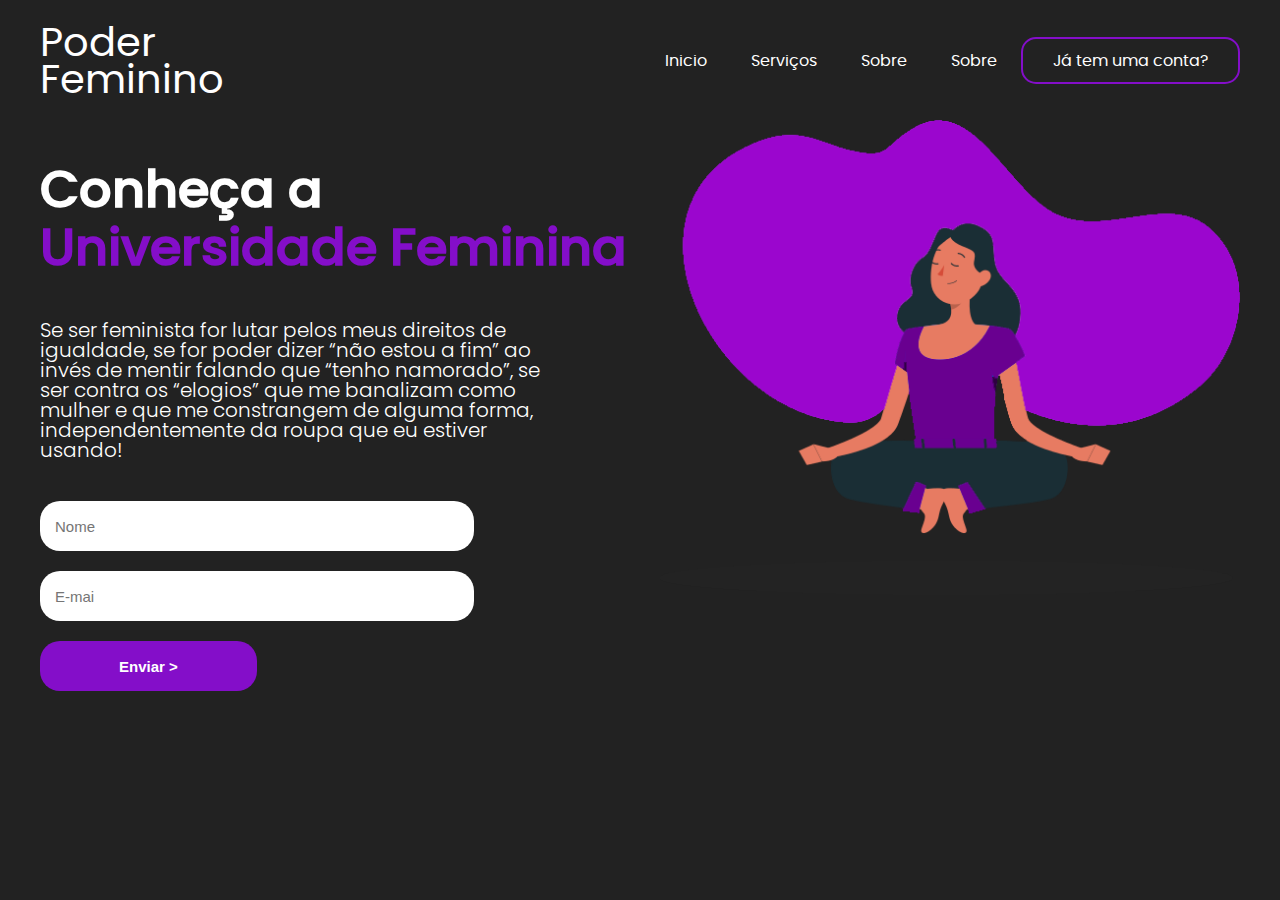
<file: common-landing-page/index.html>
<!DOCTYPE html>
<html lang="pt-br">
<head>
    <meta charset="UTF-8">
    <meta http-equiv="X-UA-Compatible" content="IE=edge">
    <meta name="viewport" content="width=device-width, initial-scale=1.0">
    <title>Landing Page</title>
    <link rel="stylesheet" href="fonts.css">
    <link rel="stylesheet" href="styles/style.css">
    <link rel="stylesheet" href="media.css">
</head>
<body>
    <header>
        <div id="tittle">
            
            <h1>Poder</h1>
            <h1>Feminino</h1>
        </div>


        <ul>
            <a href="#"><li>Inicio</li></a>
            <a href="#"><li>Serviços</li></a>
            <a href="#"><li>Sobre</li></a>
            <a href="#"><li>Sobre</li></a>
            <a href="#" id="inscreva-se-btn"><li>Já tem uma conta?</li></a>
        </ul>
    </header>

    <main>
        <aside>
            <h2>Conheça a <span>Universidade Feminina</span></h2>
            <p>Se ser feminista for lutar pelos meus direitos de igualdade, se for poder dizer “não estou a fim” ao invés de mentir falando que “tenho namorado”, se ser contra os “elogios” que me banalizam como mulher e que me constrangem de alguma forma, independentemente da roupa que eu estiver usando!</p>
            <form>
                <input type="text" placeholder="Nome">
                <input type="text" placeholder="E-mai">
                <input type="submit" value="Enviar >">
            </form>
        </aside>
        <article>
            <img src="images/77d0a7c454e658833800528e748edbe9.png" alt="mulher-roxa">
        </article>
    </main>
</body>
</html>
</file>
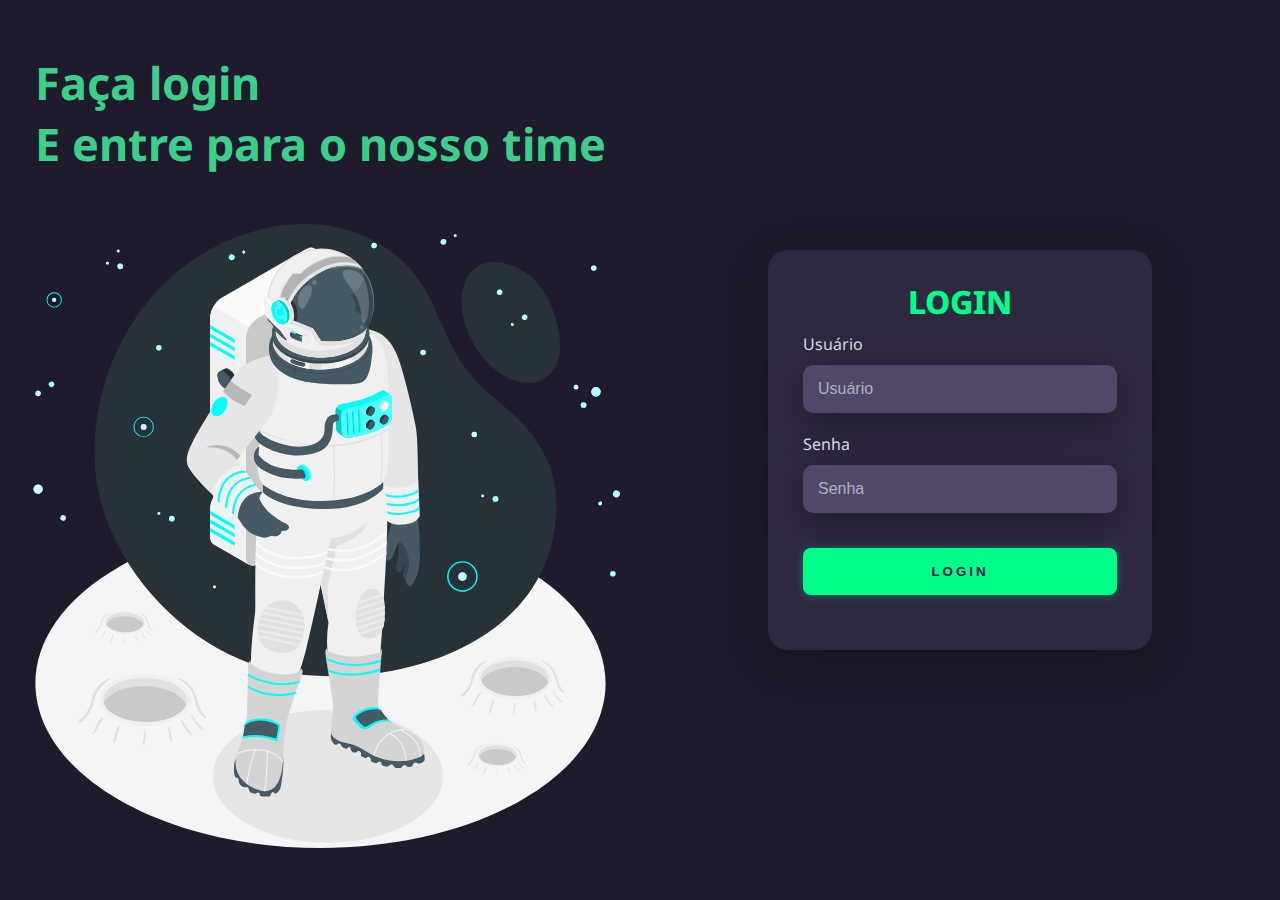
<file: login-html-css/index.html>
<!DOCTYPE html>
<html lang="en">
<head>
    <meta charset="UTF-8">
    <meta http-equiv="X-UA-Compatible" content="IE=edge">
    <meta name="viewport" content="width=device-width, initial-scale=1.0">
    <title>Login</title>
    <link rel="stylesheet" href="style.css">
</head>
<body>
    <div class="main-login">
        <div class="left-login">
            <h1>Faça login<br>E entre  para o nosso time</h1>
            <img src="astronaut-suit-animate.svg" class="left-login-image" alt="Astronauta">
        </div>    
        <div class="right-login">
            <div class="card-login">
                <h1>LOGIN</h1>
                <div class="textfield">
                    <label for="usuario">Usuário</label>
                    <input type="text" nome="usuario" placeholder="Usuário">
                </div>
                <div class="textfield">
                    <label for="senha">Senha</label>
                    <input type="password" nome="senha" placeholder="Senha">
                </div>
                <button class="btn-login">Login</button>
            </div>
        </div>
    </div>
</body>
</html>
</file>
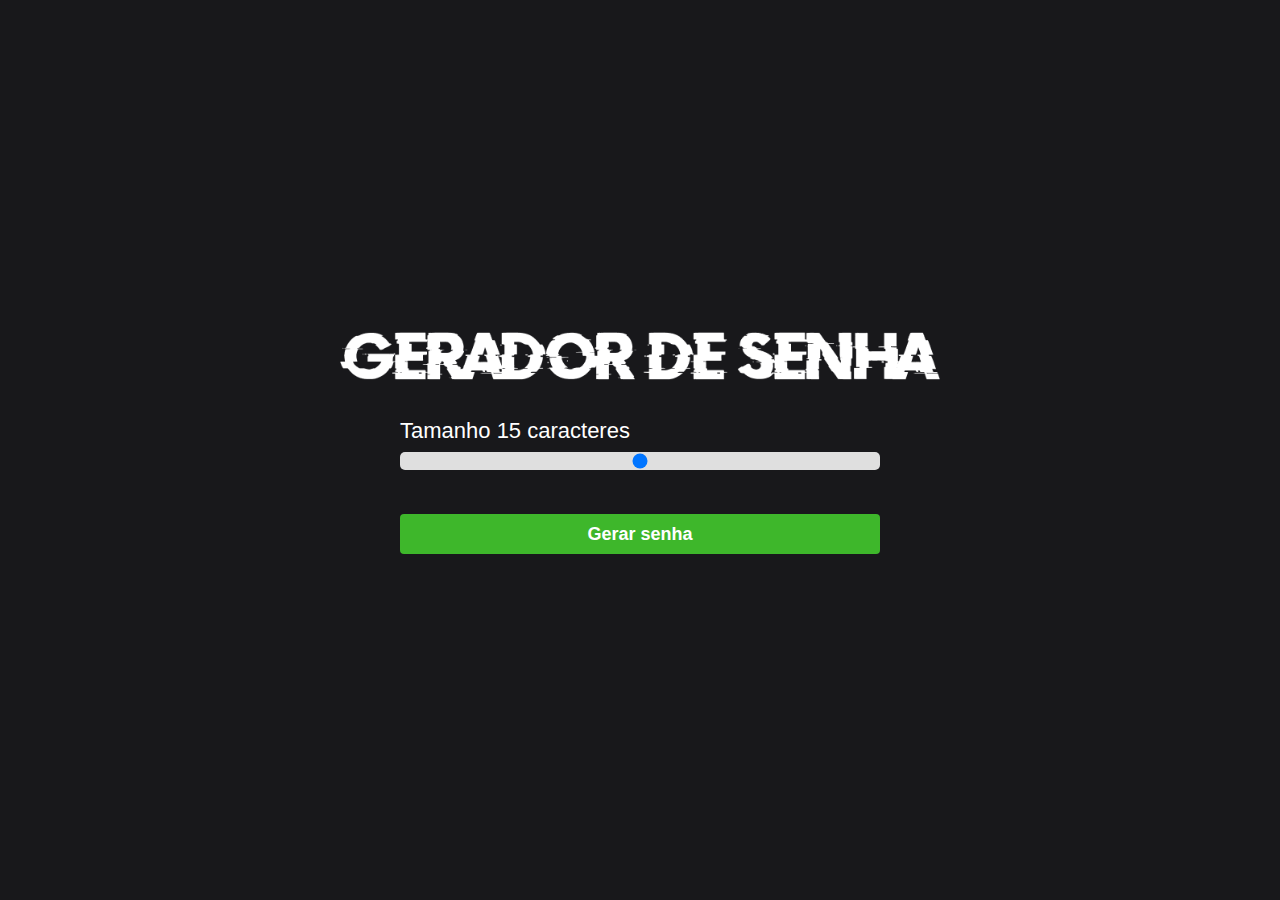
<file: password-generator/index.html>
<!DOCTYPE html>
<html lang="en">
<head>
    <meta charset="UTF-8">
    <meta http-equiv="X-UA-Compatible" content="IE=edge">
    <meta name="viewport" content="width=device-width, initial-scale=1.0">
    <meta name="keywords" content="Gerador de senhas, gerador password">
    <title>Gerador de senha</title>
    <link rel="stylesheet" href="style.css">
</head>
<body>
    
<img src="assets/logo.png" alt="Gerador de senha logo" class="logo">
<main class="container-input">
    <span>Tamanho <span id="valor"></span> caracteres</span>
    <input id="slider" class="slider" type="range" min="5" max="25" type="text">

    <button id="button" class="button-cta" onclick="generatePassword()">Gerar senha</button>
</main>

<div id="container-password" class="container-password hide">
    <span class="title">Sua senha gerada foi:</span>
    <span id="password" class="password"></span>
    <span class="tooltip">Clique na senha para copiar</span>
</div>
    <script src="script.js"></script>
</body>
</html>
</file>
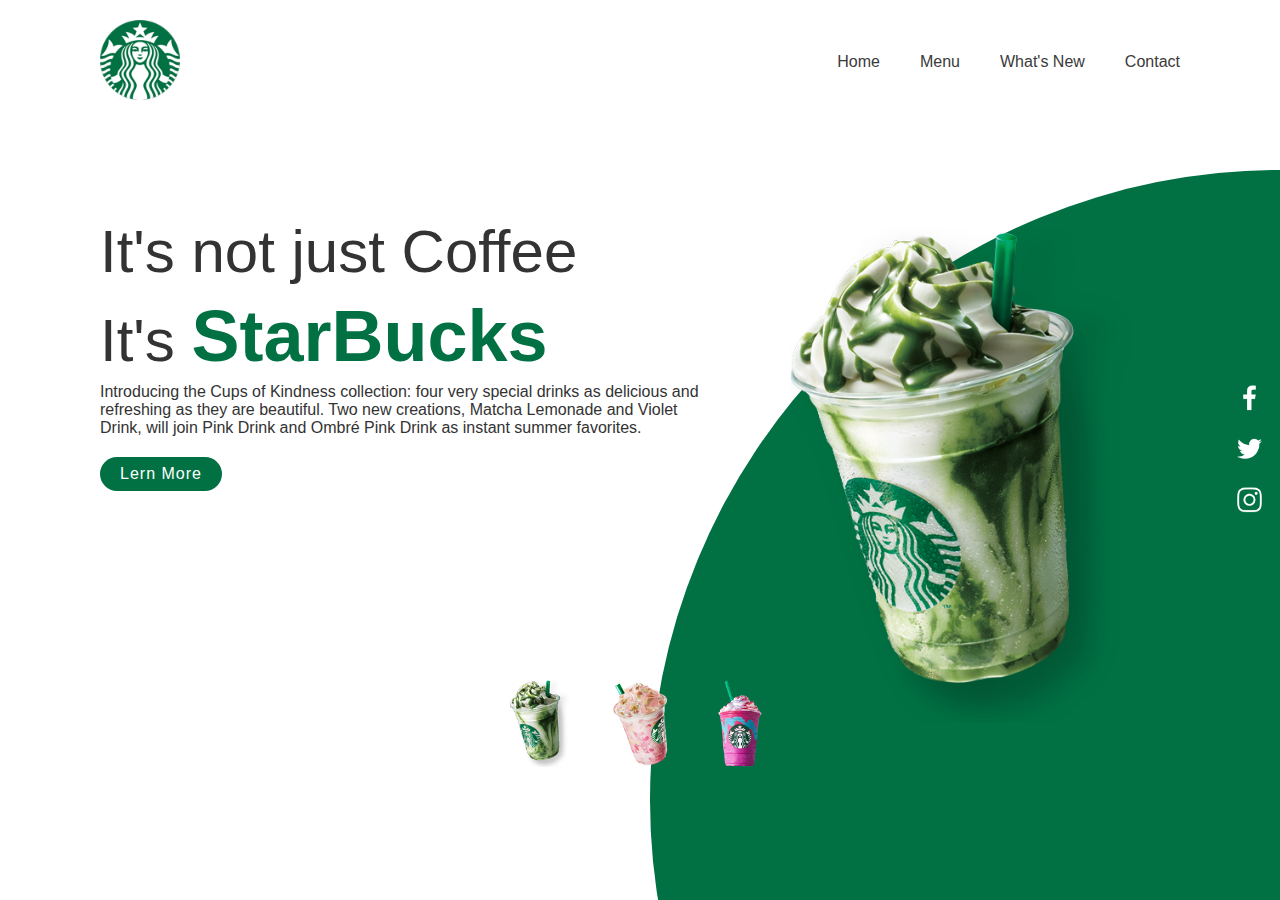
<file: starbucks landing page/index.html>
<!DOCTYPE html>
<html lang="pt-br">
<head>
    <meta charset="UTF-8">
    <meta http-equiv="X-UA-Compatible" content="IE=edge">
    <meta name="viewport" content="width=device-width, initial-scale=1.0">
    <title>Starbucks Website Landing Page</title>
    <link rel="stylesheet" href="style.css">
</head>
<body>
    <section>
        <div class="circle"></div>
        <header>
            <a href="#"><img src="img/logo.png" class="logo"></a>
            <ul class="navMenu">
                <li><a href="#">Home</a></li>
                <li><a href="#">Menu</a></li>
                <li><a href="#">What's New</a></li>
                <li><a href="#">Contact</a></li>
            </ul>
        </header>
        <div class="content">
            <div class="textBox">
                <h2>It's not just Coffee<br>It's <span>StarBucks</span></h2>
                <p>Introducing the Cups of Kindness collection: four very special drinks as delicious and refreshing as they are beautiful. Two new creations, Matcha Lemonade and Violet Drink, will join Pink Drink and Ombré Pink Drink as instant summer favorites.

                </p>
                <a href="#">Lern More</a>   
        </div>
        <div class="imgBox">
            <img src="img/img1.png" class="starbucks">
        </div>
        </div>
        <ul class="thumb">
            <li><img src="img/thumb1.png" onclick="imgSlider('img/img1.png');changeCircleColor('#017143')"></li>
            <li><img src="img/thumb2.png" onclick="imgSlider('img/img2.png');changeCircleColor('#eb7495')"></li>
            <li><img src="img/thumb3.png" onclick="imgSlider('img/img3.png');changeCircleColor('#d752b1')"></li>
        </ul>
        <ul class="sci">
            <li class="facebook"><a href="#"> <img src="img/facebook.png"></a></li>
            <li class="twitter"><a href="#"> <img src="img/twitter.png"></a></li>
            <li class="instagram"><a href="#"> <img src="img/instagram.png"> </a></li>
        </ul>
    </section>
    <script src="script.js"></script>
</body>
</html>
</file>
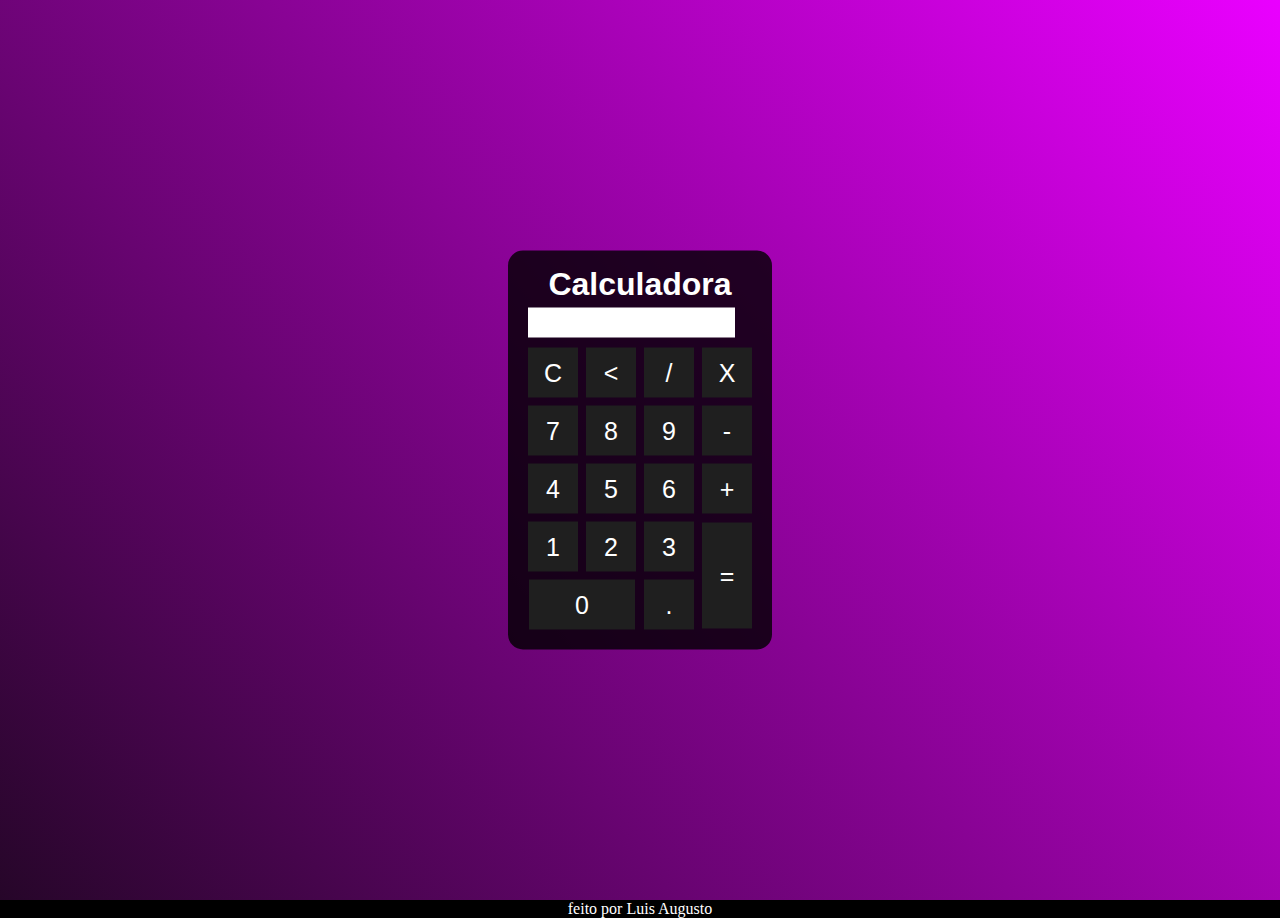
<file: calculadora/calculadora.html>
<!DOCTYPE html>
<html lang="en">
<head>
    <meta charset="UTF-8">
    <meta name="viewport" content="width=device-width, initial-scale=1.0">
    <title>Calculadora</title>
    <style>
        *{
            margin: 0;
            padding: 0;
            box-sizing: border-box;
        }
        body {
            overflow: hidden;
        }
        .fundo{
            background-image: linear-gradient(50deg,#260629, #ea00ff);
            height: 100vh;
            color: #fff;
            font-family: Arial, Helvetica, sans-serif;
            text-align: center;
        }
        .calculadora{
            position: absolute;
            background-color: rgba(0, 0, 0, 0.8);
            top: 50%;
            left: 50%;
            transform: translate(-50%,-50%);
            border-radius: 15px;
            padding: 15px;
        }
        .botao{
            width: 50px;
            height: 50px;
            font-size: 25px;
            cursor: pointer;
            margin: 3px;
            background-color: rgb(31,31,31);
            border: none;
            color: #fff;
        }
        .botao:hover{
            background-color: black;
        }
        #resultado{
            background-color: white;
            width: 207px;
            height: 30px;
            margin: 5px;
            font-size: 25px;
            color: black;
            text-align: right;
            padding: 5px;
        }
        footer{
            background-color: black;
            color: white;
            text-align: center;
        }
    </style>
</head>
<body>
    <div class="fundo">
        <div class="calculadora">
            <h1>Calculadora</h1>
            <p id="resultado"></p>
            <table>
                <tr>
                    <td><button class="botao" onclick="clean()">C</button></td>
                    <td><button class="botao" onclick="back()"><</button></td>
                    <td><button class="botao" onclick="insert('/')">/</button></td>
                    <td><button class="botao" onclick="insert('*')">X</button></td>
                </tr>
                <tr>
                    <td><button class="botao" onclick="insert('7')">7</button></td>
                    <td><button class="botao" onclick="insert('8')">8</button></td>
                    <td><button class="botao" onclick="insert('9')">9</button></td>
                    <td><button class="botao" onclick="insert('-')">-</button></td>
                </tr>
                <tr>
                    <td><button class="botao" onclick="insert('4')">4</button></td>
                    <td><button class="botao" onclick="insert('5')">5</button></td>
                    <td><button class="botao" onclick="insert('6')">6</button></td>
                    <td><button class="botao" onclick="insert('+')">+</button></td>
                </tr>
                <tr>
                    <td><button class="botao" onclick="insert('1')">1</button></td>
                    <td><button class="botao" onclick="insert('2')">2</button></td>
                    <td><button class="botao" onclick="insert('3')">3</button></td>
                    <td rowspan="2"><button class="botao" style="height: 106px;" onclick="calcular()">=</button></td>
                </tr>
                <tr>
                    <td colspan="2"><button class="botao" style="width: 106px;" onclick="insert('0')">0</button></td>
                    <td><button class="botao" onclick="insert('.')">.</button></td>
                </tr>
            </table>
        </div>
    </div>
    <script>
        function insert(num)
        {
            var numero = document.getElementById('resultado').innerHTML;
            document.getElementById('resultado').innerHTML = numero + num;
        }
        function clean()
        {
            document.getElementById('resultado').innerHTML = "";
        }
        function back()
        {
            var resultado = document.getElementById('resultado').innerHTML;
            document.getElementById('resultado').innerHTML = resultado.substring(0, resultado.length -1);
        }
        function calcular()
        {
            var resultado = document.getElementById('resultado').innerHTML;
            if(resultado)
            {
                document.getElementById('resultado').innerHTML = eval(resultado);
            }
            else
            {
                document.getElementById('resultado').innerHTML = "Nada..."
            }
        }
    </script>
    <footer>
        feito por Luis Augusto
    </footer>
</body>
</html>
</file>
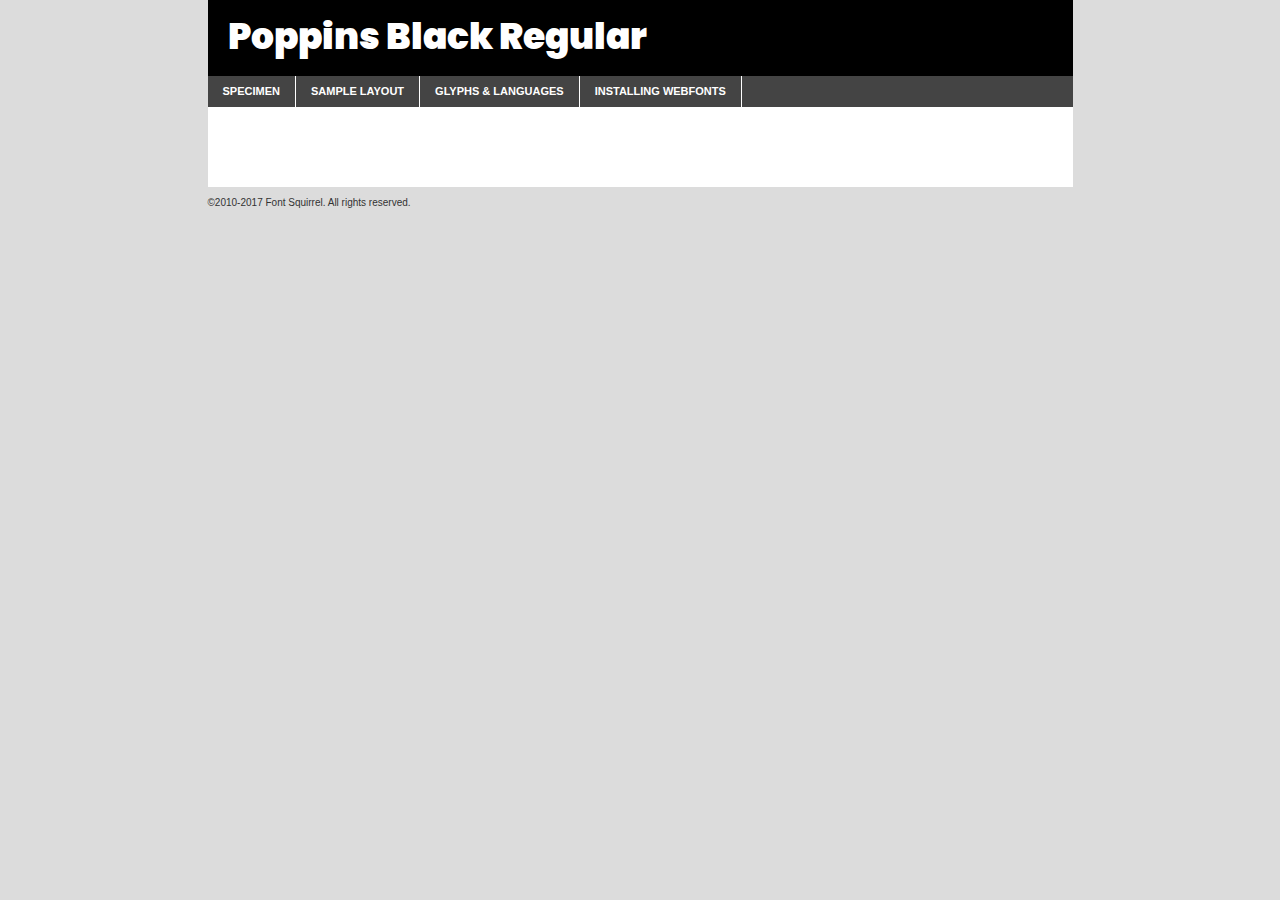
<file: common-landing-page/fonts/poppins-black-demo.html>
<!DOCTYPE html PUBLIC "-//W3C//DTD XHTML 1.0 Transitional//EN"
	"http://www.w3.org/TR/xhtml1/DTD/xhtml1-transitional.dtd">

<html xmlns="http://www.w3.org/1999/xhtml" xml:lang="en" lang="en">
<head>
	<meta http-equiv="Content-Type" content="text/html; charset=utf-8" />
	<script src="http://ajax.googleapis.com/ajax/libs/jquery/1.7.2/jquery.min.js" type="text/javascript" charset="utf-8"></script>
	<script type="text/javascript">
	(function($){$.fn.easyTabs=function(option){var param=jQuery.extend({fadeSpeed:"fast",defaultContent:1,activeClass:'active'},option);$(this).each(function(){var thisId="#"+this.id;if(param.defaultContent==''){param.defaultContent=1;}
	if(typeof param.defaultContent=="number")
	{var defaultTab=$(thisId+" .tabs li:eq("+(param.defaultContent-1)+") a").attr('href').substr(1);}else{var defaultTab=param.defaultContent;}
	$(thisId+" .tabs li a").each(function(){var tabToHide=$(this).attr('href').substr(1);$("#"+tabToHide).addClass('easytabs-tab-content');});hideAll();changeContent(defaultTab);function hideAll(){$(thisId+" .easytabs-tab-content").hide();}
	function changeContent(tabId){hideAll();$(thisId+" .tabs li").removeClass(param.activeClass);$(thisId+" .tabs li a[href=#"+tabId+"]").closest('li').addClass(param.activeClass);if(param.fadeSpeed!="none")
	{$(thisId+" #"+tabId).fadeIn(param.fadeSpeed);}else{$(thisId+" #"+tabId).show();}}
	$(thisId+" .tabs li").click(function(){var tabId=$(this).find('a').attr('href').substr(1);changeContent(tabId);return false;});});}})(jQuery);
	</script>
	<link rel="stylesheet" href="specimen_files/specimen_stylesheet.css" type="text/css" charset="utf-8" />
	<link rel="stylesheet" href="stylesheet.css" type="text/css" charset="utf-8" />

	<style type="text/css">
					body{
				font-family: 'poppinsblack';
							}
		</style>

	<title>Poppins Black Regular Specimen</title>
	
	
	<script type="text/javascript" charset="utf-8">
		$(document).ready(function() {
			$('#container').easyTabs({defaultContent:1});
		});
	</script>
</head>

<body>
<div id="container">
	<div id="header">
		Poppins Black Regular	</div>
	<ul class="tabs">
		<li><a href="#specimen">Specimen</a></li>
		<li><a href="#layout">Sample Layout</a></li>
				<li><a href="#glyphs">Glyphs &amp; Languages</a></li>
		<li><a href="#installing">Installing Webfonts</a></li>
		
	</ul>
	
	<div id="main_content">

		
			<div id="specimen">
		
				<div class="section">
					<div class="grid12 firstcol">
						<div class="huge">AaBb</div>
					</div>
				</div>
		
				<div class="section">
					<div class="glyph_range">A&#x200B;B&#x200b;C&#x200b;D&#x200b;E&#x200b;F&#x200b;G&#x200b;H&#x200b;I&#x200b;J&#x200b;K&#x200b;L&#x200b;M&#x200b;N&#x200b;O&#x200b;P&#x200b;Q&#x200b;R&#x200b;S&#x200b;T&#x200b;U&#x200b;V&#x200b;W&#x200b;X&#x200b;Y&#x200b;Z&#x200b;a&#x200b;b&#x200b;c&#x200b;d&#x200b;e&#x200b;f&#x200b;g&#x200b;h&#x200b;i&#x200b;j&#x200b;k&#x200b;l&#x200b;m&#x200b;n&#x200b;o&#x200b;p&#x200b;q&#x200b;r&#x200b;s&#x200b;t&#x200b;u&#x200b;v&#x200b;w&#x200b;x&#x200b;y&#x200b;z&#x200b;1&#x200b;2&#x200b;3&#x200b;4&#x200b;5&#x200b;6&#x200b;7&#x200b;8&#x200b;9&#x200b;0&#x200b;&amp;&#x200b;.&#x200b;,&#x200b;?&#x200b;!&#x200b;&#64;&#x200b;(&#x200b;)&#x200b;#&#x200b;$&#x200b;%&#x200b;*&#x200b;+&#x200b;-&#x200b;=&#x200b;:&#x200b;;</div>
				</div>
				<div class="section">
					<div class="grid12 firstcol">
						<table class="sample_table">
							<tr><td>10</td><td class="size10">abcdefghijklmnopqrstuvwxyzABCDEFGHIJKLMNOPQRSTUVWXYZ0123456789abcdefghijklmnopqrstuvwxyzABCDEFGHIJKLMNOPQRSTUVWXYZ0123456789abcdefghijklmnopqrstuvwxyzABCDEFGHIJKLMNOPQRSTUVWXYZ</td></tr>
							<tr><td>11</td><td class="size11">abcdefghijklmnopqrstuvwxyzABCDEFGHIJKLMNOPQRSTUVWXYZ0123456789abcdefghijklmnopqrstuvwxyzABCDEFGHIJKLMNOPQRSTUVWXYZ0123456789abcdefghijklmnopqrstuvwxyzABCDEFGHIJKLMNOPQRSTUVWXYZ</td></tr>
							<tr><td>12</td><td class="size12">abcdefghijklmnopqrstuvwxyzABCDEFGHIJKLMNOPQRSTUVWXYZ0123456789abcdefghijklmnopqrstuvwxyzABCDEFGHIJKLMNOPQRSTUVWXYZ0123456789abcdefghijklmnopqrstuvwxyzABCDEFGHIJKLMNOPQRSTUVWXYZ</td></tr>
							<tr><td>13</td><td class="size13">abcdefghijklmnopqrstuvwxyzABCDEFGHIJKLMNOPQRSTUVWXYZ0123456789abcdefghijklmnopqrstuvwxyzABCDEFGHIJKLMNOPQRSTUVWXYZ0123456789abcdefghijklmnopqrstuvwxyzABCDEFGHIJKLMNOPQRSTUVWXYZ</td></tr>
							<tr><td>14</td><td class="size14">abcdefghijklmnopqrstuvwxyzABCDEFGHIJKLMNOPQRSTUVWXYZ0123456789abcdefghijklmnopqrstuvwxyzABCDEFGHIJKLMNOPQRSTUVWXYZ0123456789abcdefghijklmnopqrstuvwxyzABCDEFGHIJKLMNOPQRSTUVWXYZ</td></tr>
							<tr><td>16</td><td class="size16">abcdefghijklmnopqrstuvwxyzABCDEFGHIJKLMNOPQRSTUVWXYZ0123456789abcdefghijklmnopqrstuvwxyzABCDEFGHIJKLMNOPQRSTUVWXYZ</td></tr>
							<tr><td>18</td><td class="size18">abcdefghijklmnopqrstuvwxyzABCDEFGHIJKLMNOPQRSTUVWXYZ0123456789abcdefghijklmnopqrstuvwxyzABCDEFGHIJKLMNOPQRSTUVWXYZ</td></tr>
							<tr><td>20</td><td class="size20">abcdefghijklmnopqrstuvwxyzABCDEFGHIJKLMNOPQRSTUVWXYZ0123456789abcdefghijklmnopqrstuvwxyzABCDEFGHIJKLMNOPQRSTUVWXYZ</td></tr>
							<tr><td>24</td><td class="size24">abcdefghijklmnopqrstuvwxyzABCDEFGHIJKLMNOPQRSTUVWXYZ0123456789abcdefghijklmnopqrstuvwxyzABCDEFGHIJKLMNOPQRSTUVWXYZ</td></tr>
							<tr><td>30</td><td class="size30">abcdefghijklmnopqrstuvwxyzABCDEFGHIJKLMNOPQRSTUVWXYZ0123456789abcdefghijklmnopqrstuvwxyzABCDEFGHIJKLMNOPQRSTUVWXYZ</td></tr>
							<tr><td>36</td><td class="size36">abcdefghijklmnopqrstuvwxyzABCDEFGHIJKLMNOPQRSTUVWXYZ0123456789abcdefghijklmnopqrstuvwxyzABCDEFGHIJKLMNOPQRSTUVWXYZ</td></tr>
							<tr><td>48</td><td class="size48">abcdefghijklmnopqrstuvwxyzABCDEFGHIJKLMNOPQRSTUVWXYZ0123456789abcdefghijklmnopqrstuvwxyzABCDEFGHIJKLMNOPQRSTUVWXYZ</td></tr>
							<tr><td>60</td><td class="size60">abcdefghijklmnopqrstuvwxyzABCDEFGHIJKLMNOPQRSTUVWXYZ0123456789abcdefghijklmnopqrstuvwxyzABCDEFGHIJKLMNOPQRSTUVWXYZ</td></tr>
							<tr><td>72</td><td class="size72">abcdefghijklmnopqrstuvwxyzABCDEFGHIJKLMNOPQRSTUVWXYZ0123456789abcdefghijklmnopqrstuvwxyzABCDEFGHIJKLMNOPQRSTUVWXYZ</td></tr>
							<tr><td>90</td><td class="size90">abcdefghijklmnopqrstuvwxyzABCDEFGHIJKLMNOPQRSTUVWXYZ0123456789abcdefghijklmnopqrstuvwxyzABCDEFGHIJKLMNOPQRSTUVWXYZ</td></tr>
						</table>
				
					</div>
			
				</div>
		
		
		
								<div class="section" id="bodycomparison">


										<div id="xheight">
				<div class="fontbody">&#x25FC;&#x25FC;&#x25FC;&#x25FC;&#x25FC;&#x25FC;&#x25FC;&#x25FC;&#x25FC;&#x25FC;&#x25FC;&#x25FC;&#x25FC;&#x25FC;&#x25FC;&#x25FC;&#x25FC;&#x25FC;&#x25FC;&#x25FC;&#x25FC;&#x25FC;&#x25FC;&#x25FC;&#x25FC;&#x25FC;&#x25FC;&#x25FC;&#x25FC;&#x25FC;&#x25FC;&#x25FC;&#x25FC;&#x25FC;&#x25FC;&#x25FC;&#x25FC;&#x25FC;&#x25FC;&#x25FC;&#x25FC;&#x25FC;&#x25FC;&#x25FC;&#x25FC;&#x25FC;&#x25FC;&#x25FC;&#x25FC;&#x25FC;&#x25FC;&#x25FC;&#x25FC;&#x25FC;&#x25FC;&#x25FC;&#x25FC;&#x25FC;&#x25FC;&#x25FC;&#x25FC;&#x25FC;&#x25FC;&#x25FC;&#x25FC;&#x25FC;&#x25FC;&#x25FC;&#x25FC;&#x25FC;&#x25FC;&#x25FC;&#x25FC;&#x25FC;&#x25FC;&#x25FC;&#x25FC;&#x25FC;&#x25FC;&#x25FC;&#x25FC;&#x25FC;&#x25FC;&#x25FC;&#x25FC;&#x25FC;&#x25FC;&#x25FC;&#x25FC;&#x25FC;&#x25FC;&#x25FC;&#x25FC;&#x25FC;&#x25FC;&#x25FC;&#x25FC;&#x25FC;&#x25FC;body</div><div class="arialbody">body</div><div class="verdanabody">body</div><div class="georgiabody">body</div></div>
										<div class="fontbody" style="z-index:1">
											body<span>Poppins Black Regular</span>
										</div>
										<div class="arialbody" style="z-index:1">
											body<span>Arial</span>
										</div>
										<div class="verdanabody" style="z-index:1">
											body<span>Verdana</span>
										</div>
										<div class="georgiabody" style="z-index:1">
											body<span>Georgia</span>
										</div>



								</div>
		
		
				<div class="section psample psample_row1" id="">
					
					<div class="grid2 firstcol">
						<p class="size10"><span>10.</span>Aenean lacinia bibendum nulla sed consectetur. Fusce dapibus, tellus ac cursus commodo, tortor mauris condimentum nibh, ut fermentum massa justo sit amet risus. Nullam id dolor id nibh ultricies vehicula ut id elit. Cum sociis natoque penatibus et magnis dis parturient montes, nascetur ridiculus mus. Nulla vitae elit libero, a pharetra augue.</p>
			
					</div>
					<div class="grid3">
						<p class="size11"><span>11.</span>Aenean lacinia bibendum nulla sed consectetur. Fusce dapibus, tellus ac cursus commodo, tortor mauris condimentum nibh, ut fermentum massa justo sit amet risus. Nullam id dolor id nibh ultricies vehicula ut id elit. Cum sociis natoque penatibus et magnis dis parturient montes, nascetur ridiculus mus. Nulla vitae elit libero, a pharetra augue.</p>
			
					</div>
					<div class="grid3">
						<p class="size12"><span>12.</span>Aenean lacinia bibendum nulla sed consectetur. Fusce dapibus, tellus ac cursus commodo, tortor mauris condimentum nibh, ut fermentum massa justo sit amet risus. Nullam id dolor id nibh ultricies vehicula ut id elit. Cum sociis natoque penatibus et magnis dis parturient montes, nascetur ridiculus mus. Nulla vitae elit libero, a pharetra augue.</p>
			
					</div>
					<div class="grid4">
						<p class="size13"><span>13.</span>Aenean lacinia bibendum nulla sed consectetur. Fusce dapibus, tellus ac cursus commodo, tortor mauris condimentum nibh, ut fermentum massa justo sit amet risus. Nullam id dolor id nibh ultricies vehicula ut id elit. Cum sociis natoque penatibus et magnis dis parturient montes, nascetur ridiculus mus. Nulla vitae elit libero, a pharetra augue.</p>
			
					</div>
					<div class="white_blend"></div>
					
				</div>
				<div class="section psample psample_row2" id="">
					<div class="grid3 firstcol">
						<p class="size14"><span>14.</span>Aenean lacinia bibendum nulla sed consectetur. Fusce dapibus, tellus ac cursus commodo, tortor mauris condimentum nibh, ut fermentum massa justo sit amet risus. Nullam id dolor id nibh ultricies vehicula ut id elit. Cum sociis natoque penatibus et magnis dis parturient montes, nascetur ridiculus mus. Nulla vitae elit libero, a pharetra augue.</p>
			
					</div>
					<div class="grid4">
						<p class="size16"><span>16.</span>Aenean lacinia bibendum nulla sed consectetur. Fusce dapibus, tellus ac cursus commodo, tortor mauris condimentum nibh, ut fermentum massa justo sit amet risus. Nullam id dolor id nibh ultricies vehicula ut id elit. Cum sociis natoque penatibus et magnis dis parturient montes, nascetur ridiculus mus. Nulla vitae elit libero, a pharetra augue.</p>
			
					</div>
					<div class="grid5">
						<p class="size18"><span>18.</span>Aenean lacinia bibendum nulla sed consectetur. Fusce dapibus, tellus ac cursus commodo, tortor mauris condimentum nibh, ut fermentum massa justo sit amet risus. Nullam id dolor id nibh ultricies vehicula ut id elit. Cum sociis natoque penatibus et magnis dis parturient montes, nascetur ridiculus mus. Nulla vitae elit libero, a pharetra augue.</p>
			
					</div>

					<div class="white_blend"></div>

				</div>
				
				<div class="section psample psample_row3" id="">
					<div class="grid5 firstcol">
						<p class="size20"><span>20.</span>Aenean lacinia bibendum nulla sed consectetur. Fusce dapibus, tellus ac cursus commodo, tortor mauris condimentum nibh, ut fermentum massa justo sit amet risus. Nullam id dolor id nibh ultricies vehicula ut id elit. Cum sociis natoque penatibus et magnis dis parturient montes, nascetur ridiculus mus. Nulla vitae elit libero, a pharetra augue.</p>
					</div>
					<div class="grid7">
						<p class="size24"><span>24.</span>Aenean lacinia bibendum nulla sed consectetur. Fusce dapibus, tellus ac cursus commodo, tortor mauris condimentum nibh, ut fermentum massa justo sit amet risus. Nullam id dolor id nibh ultricies vehicula ut id elit. Cum sociis natoque penatibus et magnis dis parturient montes, nascetur ridiculus mus. Nulla vitae elit libero, a pharetra augue.</p>
					</div>
					
					<div class="white_blend"></div>
					
				</div>
				
				<div class="section psample psample_row4" id="">
					<div class="grid12 firstcol">
						<p class="size30"><span>30.</span>Aenean lacinia bibendum nulla sed consectetur. Fusce dapibus, tellus ac cursus commodo, tortor mauris condimentum nibh, ut fermentum massa justo sit amet risus. Nullam id dolor id nibh ultricies vehicula ut id elit. Cum sociis natoque penatibus et magnis dis parturient montes, nascetur ridiculus mus. Nulla vitae elit libero, a pharetra augue.</p>
					</div>
					<div class="white_blend"></div>
					
				</div>
				
				
				
				<div class="section psample psample_row1 fullreverse">
					<div class="grid2 firstcol">
						<p class="size10"><span>10.</span>Aenean lacinia bibendum nulla sed consectetur. Fusce dapibus, tellus ac cursus commodo, tortor mauris condimentum nibh, ut fermentum massa justo sit amet risus. Nullam id dolor id nibh ultricies vehicula ut id elit. Cum sociis natoque penatibus et magnis dis parturient montes, nascetur ridiculus mus. Nulla vitae elit libero, a pharetra augue.</p>
			
					</div>
					<div class="grid3">
						<p class="size11"><span>11.</span>Aenean lacinia bibendum nulla sed consectetur. Fusce dapibus, tellus ac cursus commodo, tortor mauris condimentum nibh, ut fermentum massa justo sit amet risus. Nullam id dolor id nibh ultricies vehicula ut id elit. Cum sociis natoque penatibus et magnis dis parturient montes, nascetur ridiculus mus. Nulla vitae elit libero, a pharetra augue.</p>
			
					</div>
					<div class="grid3">
						<p class="size12"><span>12.</span>Aenean lacinia bibendum nulla sed consectetur. Fusce dapibus, tellus ac cursus commodo, tortor mauris condimentum nibh, ut fermentum massa justo sit amet risus. Nullam id dolor id nibh ultricies vehicula ut id elit. Cum sociis natoque penatibus et magnis dis parturient montes, nascetur ridiculus mus. Nulla vitae elit libero, a pharetra augue.</p>
			
					</div>
					<div class="grid4">
						<p class="size13"><span>13.</span>Aenean lacinia bibendum nulla sed consectetur. Fusce dapibus, tellus ac cursus commodo, tortor mauris condimentum nibh, ut fermentum massa justo sit amet risus. Nullam id dolor id nibh ultricies vehicula ut id elit. Cum sociis natoque penatibus et magnis dis parturient montes, nascetur ridiculus mus. Nulla vitae elit libero, a pharetra augue.</p>
			
					</div>
					<div class="black_blend"></div>
					
				</div>
				
				<div class="section psample psample_row2 fullreverse">
					<div class="grid3 firstcol">
						<p class="size14"><span>14.</span>Aenean lacinia bibendum nulla sed consectetur. Fusce dapibus, tellus ac cursus commodo, tortor mauris condimentum nibh, ut fermentum massa justo sit amet risus. Nullam id dolor id nibh ultricies vehicula ut id elit. Cum sociis natoque penatibus et magnis dis parturient montes, nascetur ridiculus mus. Nulla vitae elit libero, a pharetra augue.</p>
			
					</div>
					<div class="grid4">
						<p class="size16"><span>16.</span>Aenean lacinia bibendum nulla sed consectetur. Fusce dapibus, tellus ac cursus commodo, tortor mauris condimentum nibh, ut fermentum massa justo sit amet risus. Nullam id dolor id nibh ultricies vehicula ut id elit. Cum sociis natoque penatibus et magnis dis parturient montes, nascetur ridiculus mus. Nulla vitae elit libero, a pharetra augue.</p>
			
					</div>
					<div class="grid5">
						<p class="size18"><span>18.</span>Aenean lacinia bibendum nulla sed consectetur. Fusce dapibus, tellus ac cursus commodo, tortor mauris condimentum nibh, ut fermentum massa justo sit amet risus. Nullam id dolor id nibh ultricies vehicula ut id elit. Cum sociis natoque penatibus et magnis dis parturient montes, nascetur ridiculus mus. Nulla vitae elit libero, a pharetra augue.</p>
			
					</div>
					<div class="black_blend"></div>

				</div>
				
				<div class="section psample fullreverse psample_row3" id="">
					<div class="grid5 firstcol">
						<p class="size20"><span>20.</span>Aenean lacinia bibendum nulla sed consectetur. Fusce dapibus, tellus ac cursus commodo, tortor mauris condimentum nibh, ut fermentum massa justo sit amet risus. Nullam id dolor id nibh ultricies vehicula ut id elit. Cum sociis natoque penatibus et magnis dis parturient montes, nascetur ridiculus mus. Nulla vitae elit libero, a pharetra augue.</p>
					</div>
					<div class="grid7">
						<p class="size24"><span>24.</span>Aenean lacinia bibendum nulla sed consectetur. Fusce dapibus, tellus ac cursus commodo, tortor mauris condimentum nibh, ut fermentum massa justo sit amet risus. Nullam id dolor id nibh ultricies vehicula ut id elit. Cum sociis natoque penatibus et magnis dis parturient montes, nascetur ridiculus mus. Nulla vitae elit libero, a pharetra augue.</p>
					</div>
					
					<div class="black_blend"></div>
					
				</div>
				
				<div class="section psample fullreverse psample_row4" id="" style="border-bottom: 20px #000 solid;">
					<div class="grid12 firstcol">
						<p class="size30"><span>30.</span>Aenean lacinia bibendum nulla sed consectetur. Fusce dapibus, tellus ac cursus commodo, tortor mauris condimentum nibh, ut fermentum massa justo sit amet risus. Nullam id dolor id nibh ultricies vehicula ut id elit. Cum sociis natoque penatibus et magnis dis parturient montes, nascetur ridiculus mus. Nulla vitae elit libero, a pharetra augue.</p>
					</div>
					<div class="black_blend"></div>
					
				</div>
				
				
				
				
			</div>
			
			<div id="layout">
				
				<div class="section">
					
					<div class="grid12 firstcol">
						<h1>Lorem Ipsum Dolor</h1>
						<h2>Etiam porta sem malesuada magna mollis euismod</h2>
						
						<p class="byline">By <a href="#link">Aenean Lacinia</a></p>
					</div>
				</div>
				<div class="section">
					<div class="grid8 firstcol">
						<p class="large">Donec sed odio dui. Morbi leo risus, porta ac consectetur ac, vestibulum at eros. Fusce dapibus, tellus ac cursus commodo, tortor mauris condimentum nibh, ut fermentum massa justo sit amet risus. </p>

						
						<h3>Pellentesque ornare sem</h3>

						<p>Maecenas sed diam eget risus varius blandit sit amet non magna. Maecenas faucibus mollis interdum. Donec ullamcorper nulla non metus auctor fringilla. Nullam id dolor id nibh ultricies vehicula ut id elit. Nullam id dolor id nibh ultricies vehicula ut id elit. </p>

						<p>Aenean eu leo quam. Pellentesque ornare sem lacinia quam venenatis vestibulum. Lorem ipsum dolor sit amet, consectetur adipiscing elit. Cum sociis natoque penatibus et magnis dis parturient montes, nascetur ridiculus mus. </p>

						<p>Nulla vitae elit libero, a pharetra augue. Praesent commodo cursus magna, vel scelerisque nisl consectetur et. Aenean lacinia bibendum nulla sed consectetur. </p>

						<p>Nullam quis risus eget urna mollis ornare vel eu leo. Nullam quis risus eget urna mollis ornare vel eu leo. Maecenas sed diam eget risus varius blandit sit amet non magna. Donec ullamcorper nulla non metus auctor fringilla. </p>

						<h3>Cras mattis consectetur</h3>

						<p>Aenean eu leo quam. Pellentesque ornare sem lacinia quam venenatis vestibulum. Aenean lacinia bibendum nulla sed consectetur. Integer posuere erat a ante venenatis dapibus posuere velit aliquet. Cras mattis consectetur purus sit amet fermentum. </p>

						<p>Nullam id dolor id nibh ultricies vehicula ut id elit. Nullam quis risus eget urna mollis ornare vel eu leo. Cras mattis consectetur purus sit amet fermentum.</p>
					</div>
					
					<div class="grid4 sidebar">
						
						<div class="box reverse">
							<p class="last">Nullam quis risus eget urna mollis ornare vel eu leo. Donec ullamcorper nulla non metus auctor fringilla. Cras mattis consectetur purus sit amet fermentum. Sed posuere consectetur est at lobortis. Lorem ipsum dolor sit amet, consectetur adipiscing elit. </p>
						</div>
						
						<p class="caption">Maecenas sed diam eget risus varius.</p>

						<p>Vestibulum id ligula porta felis euismod semper. Integer posuere erat a ante venenatis dapibus posuere velit aliquet. Vestibulum id ligula porta felis euismod semper. Sed posuere consectetur est at lobortis. Maecenas sed diam eget risus varius blandit sit amet non magna. Fusce dapibus, tellus ac cursus commodo, tortor mauris condimentum nibh, ut fermentum massa justo sit amet risus. </p>

					

						<p>Duis mollis, est non commodo luctus, nisi erat porttitor ligula, eget lacinia odio sem nec elit. Aenean lacinia bibendum nulla sed consectetur. Vivamus sagittis lacus vel augue laoreet rutrum faucibus dolor auctor. Aenean lacinia bibendum nulla sed consectetur. Nullam quis risus eget urna mollis ornare vel eu leo. </p>

						<p>Praesent commodo cursus magna, vel scelerisque nisl consectetur et. Donec ullamcorper nulla non metus auctor fringilla. Maecenas faucibus mollis interdum. Fusce dapibus, tellus ac cursus commodo, tortor mauris condimentum nibh, ut fermentum massa justo sit amet risus. </p>

					</div>
				</div>
				
			</div>


			



		<div id="glyphs">
			<div class="section">
				<div class="grid12 firstcol">
			
				<h1>Language Support</h1>
				<p>The subset of Poppins Black Regular in this kit supports the following languages:<br />
			
					Albanian, Basque, Breton, Chamorro, Danish, Dutch, English, Faroese, Finnish, French, Frisian, Galician, German, Icelandic, Italian, Malagasy, Norwegian, Portuguese, Spanish, Alsatian, Aragonese, Arapaho, Arrernte, Asturian, Aymara, Bislama, Cebuano, Corsican, Fijian, French_creole, Genoese, Gilbertese, Greenlandic, Haitian_creole, Hiligaynon, Hmong, Hopi, Ibanag, Iloko_ilokano, Indonesian, Interglossa_glosa, Interlingua, Irish_gaelic, Jerriais, Lojban, Lombard, Luxembourgeois, Manx, Mohawk, Norfolk_pitcairnese, Occitan, Oromo, Pangasinan, Papiamento, Piedmontese, Potawatomi, Rhaeto-romance, Romansh, Rotokas, Sami_lule, Samoan, Sardinian, Scots_gaelic, Seychelles_creole, Shona, Sicilian, Somali, Southern_ndebele, Swahili, Swati_swazi, Tagalog_filipino_pilipino, Tetum, Tok_pisin, Uyghur_latinized, Volapuk, Walloon, Warlpiri, Xhosa, Yapese, Zulu, Latinbasic, Ubasic, Demo				</p>
				<h1>Glyph Chart</h1>
				<p>The subset of Poppins Black Regular in this kit includes all the glyphs listed below. Unicode entities are included above each glyph to help you insert individual characters into your layout.</p>
				<div id="glyph_chart">
			
																														 <div><p>&amp;#13;</p>&#13;</div>
																				 <div><p>&amp;#32;</p>&#32;</div>
																				 <div><p>&amp;#33;</p>&#33;</div>
																				 <div><p>&amp;#34;</p>&#34;</div>
																				 <div><p>&amp;#35;</p>&#35;</div>
																				 <div><p>&amp;#36;</p>&#36;</div>
																				 <div><p>&amp;#37;</p>&#37;</div>
																				 <div><p>&amp;#38;</p>&#38;</div>
																				 <div><p>&amp;#39;</p>&#39;</div>
																				 <div><p>&amp;#40;</p>&#40;</div>
																				 <div><p>&amp;#41;</p>&#41;</div>
																				 <div><p>&amp;#42;</p>&#42;</div>
																				 <div><p>&amp;#43;</p>&#43;</div>
																				 <div><p>&amp;#44;</p>&#44;</div>
																				 <div><p>&amp;#45;</p>&#45;</div>
																				 <div><p>&amp;#46;</p>&#46;</div>
																				 <div><p>&amp;#47;</p>&#47;</div>
																				 <div><p>&amp;#48;</p>&#48;</div>
																				 <div><p>&amp;#49;</p>&#49;</div>
																				 <div><p>&amp;#50;</p>&#50;</div>
																				 <div><p>&amp;#51;</p>&#51;</div>
																				 <div><p>&amp;#52;</p>&#52;</div>
																				 <div><p>&amp;#53;</p>&#53;</div>
																				 <div><p>&amp;#54;</p>&#54;</div>
																				 <div><p>&amp;#55;</p>&#55;</div>
																				 <div><p>&amp;#56;</p>&#56;</div>
																				 <div><p>&amp;#57;</p>&#57;</div>
																				 <div><p>&amp;#58;</p>&#58;</div>
																				 <div><p>&amp;#59;</p>&#59;</div>
																				 <div><p>&amp;#60;</p>&#60;</div>
																				 <div><p>&amp;#61;</p>&#61;</div>
																				 <div><p>&amp;#62;</p>&#62;</div>
																				 <div><p>&amp;#63;</p>&#63;</div>
																				 <div><p>&amp;#64;</p>&#64;</div>
																				 <div><p>&amp;#65;</p>&#65;</div>
																				 <div><p>&amp;#66;</p>&#66;</div>
																				 <div><p>&amp;#67;</p>&#67;</div>
																				 <div><p>&amp;#68;</p>&#68;</div>
																				 <div><p>&amp;#69;</p>&#69;</div>
																				 <div><p>&amp;#70;</p>&#70;</div>
																				 <div><p>&amp;#71;</p>&#71;</div>
																				 <div><p>&amp;#72;</p>&#72;</div>
																				 <div><p>&amp;#73;</p>&#73;</div>
																				 <div><p>&amp;#74;</p>&#74;</div>
																				 <div><p>&amp;#75;</p>&#75;</div>
																				 <div><p>&amp;#76;</p>&#76;</div>
																				 <div><p>&amp;#77;</p>&#77;</div>
																				 <div><p>&amp;#78;</p>&#78;</div>
																				 <div><p>&amp;#79;</p>&#79;</div>
																				 <div><p>&amp;#80;</p>&#80;</div>
																				 <div><p>&amp;#81;</p>&#81;</div>
																				 <div><p>&amp;#82;</p>&#82;</div>
																				 <div><p>&amp;#83;</p>&#83;</div>
																				 <div><p>&amp;#84;</p>&#84;</div>
																				 <div><p>&amp;#85;</p>&#85;</div>
																				 <div><p>&amp;#86;</p>&#86;</div>
																				 <div><p>&amp;#87;</p>&#87;</div>
																				 <div><p>&amp;#88;</p>&#88;</div>
																				 <div><p>&amp;#89;</p>&#89;</div>
																				 <div><p>&amp;#90;</p>&#90;</div>
																				 <div><p>&amp;#91;</p>&#91;</div>
																				 <div><p>&amp;#92;</p>&#92;</div>
																				 <div><p>&amp;#93;</p>&#93;</div>
																				 <div><p>&amp;#94;</p>&#94;</div>
																				 <div><p>&amp;#95;</p>&#95;</div>
																				 <div><p>&amp;#96;</p>&#96;</div>
																				 <div><p>&amp;#97;</p>&#97;</div>
																				 <div><p>&amp;#98;</p>&#98;</div>
																				 <div><p>&amp;#99;</p>&#99;</div>
																				 <div><p>&amp;#100;</p>&#100;</div>
																				 <div><p>&amp;#101;</p>&#101;</div>
																				 <div><p>&amp;#102;</p>&#102;</div>
																				 <div><p>&amp;#103;</p>&#103;</div>
																				 <div><p>&amp;#104;</p>&#104;</div>
																				 <div><p>&amp;#105;</p>&#105;</div>
																				 <div><p>&amp;#106;</p>&#106;</div>
																				 <div><p>&amp;#107;</p>&#107;</div>
																				 <div><p>&amp;#108;</p>&#108;</div>
																				 <div><p>&amp;#109;</p>&#109;</div>
																				 <div><p>&amp;#110;</p>&#110;</div>
																				 <div><p>&amp;#111;</p>&#111;</div>
																				 <div><p>&amp;#112;</p>&#112;</div>
																				 <div><p>&amp;#113;</p>&#113;</div>
																				 <div><p>&amp;#114;</p>&#114;</div>
																				 <div><p>&amp;#115;</p>&#115;</div>
																				 <div><p>&amp;#116;</p>&#116;</div>
																				 <div><p>&amp;#117;</p>&#117;</div>
																				 <div><p>&amp;#118;</p>&#118;</div>
																				 <div><p>&amp;#119;</p>&#119;</div>
																				 <div><p>&amp;#120;</p>&#120;</div>
																				 <div><p>&amp;#121;</p>&#121;</div>
																				 <div><p>&amp;#122;</p>&#122;</div>
																				 <div><p>&amp;#123;</p>&#123;</div>
																				 <div><p>&amp;#124;</p>&#124;</div>
																				 <div><p>&amp;#125;</p>&#125;</div>
																				 <div><p>&amp;#126;</p>&#126;</div>
																				 <div><p>&amp;#160;</p>&#160;</div>
																				 <div><p>&amp;#161;</p>&#161;</div>
																				 <div><p>&amp;#162;</p>&#162;</div>
																				 <div><p>&amp;#163;</p>&#163;</div>
																				 <div><p>&amp;#164;</p>&#164;</div>
																				 <div><p>&amp;#165;</p>&#165;</div>
																				 <div><p>&amp;#166;</p>&#166;</div>
																				 <div><p>&amp;#167;</p>&#167;</div>
																				 <div><p>&amp;#168;</p>&#168;</div>
																				 <div><p>&amp;#169;</p>&#169;</div>
																				 <div><p>&amp;#170;</p>&#170;</div>
																				 <div><p>&amp;#171;</p>&#171;</div>
																				 <div><p>&amp;#172;</p>&#172;</div>
																				 <div><p>&amp;#173;</p>&#173;</div>
																				 <div><p>&amp;#174;</p>&#174;</div>
																				 <div><p>&amp;#175;</p>&#175;</div>
																				 <div><p>&amp;#176;</p>&#176;</div>
																				 <div><p>&amp;#177;</p>&#177;</div>
																				 <div><p>&amp;#178;</p>&#178;</div>
																				 <div><p>&amp;#179;</p>&#179;</div>
																				 <div><p>&amp;#180;</p>&#180;</div>
																				 <div><p>&amp;#181;</p>&#181;</div>
																				 <div><p>&amp;#182;</p>&#182;</div>
																				 <div><p>&amp;#183;</p>&#183;</div>
																				 <div><p>&amp;#184;</p>&#184;</div>
																				 <div><p>&amp;#185;</p>&#185;</div>
																				 <div><p>&amp;#186;</p>&#186;</div>
																				 <div><p>&amp;#187;</p>&#187;</div>
																				 <div><p>&amp;#188;</p>&#188;</div>
																				 <div><p>&amp;#189;</p>&#189;</div>
																				 <div><p>&amp;#190;</p>&#190;</div>
																				 <div><p>&amp;#191;</p>&#191;</div>
																				 <div><p>&amp;#192;</p>&#192;</div>
																				 <div><p>&amp;#193;</p>&#193;</div>
																				 <div><p>&amp;#194;</p>&#194;</div>
																				 <div><p>&amp;#195;</p>&#195;</div>
																				 <div><p>&amp;#196;</p>&#196;</div>
																				 <div><p>&amp;#197;</p>&#197;</div>
																				 <div><p>&amp;#198;</p>&#198;</div>
																				 <div><p>&amp;#199;</p>&#199;</div>
																				 <div><p>&amp;#200;</p>&#200;</div>
																				 <div><p>&amp;#201;</p>&#201;</div>
																				 <div><p>&amp;#202;</p>&#202;</div>
																				 <div><p>&amp;#203;</p>&#203;</div>
																				 <div><p>&amp;#204;</p>&#204;</div>
																				 <div><p>&amp;#205;</p>&#205;</div>
																				 <div><p>&amp;#206;</p>&#206;</div>
																				 <div><p>&amp;#207;</p>&#207;</div>
																				 <div><p>&amp;#208;</p>&#208;</div>
																				 <div><p>&amp;#209;</p>&#209;</div>
																				 <div><p>&amp;#210;</p>&#210;</div>
																				 <div><p>&amp;#211;</p>&#211;</div>
																				 <div><p>&amp;#212;</p>&#212;</div>
																				 <div><p>&amp;#213;</p>&#213;</div>
																				 <div><p>&amp;#214;</p>&#214;</div>
																				 <div><p>&amp;#215;</p>&#215;</div>
																				 <div><p>&amp;#216;</p>&#216;</div>
																				 <div><p>&amp;#217;</p>&#217;</div>
																				 <div><p>&amp;#218;</p>&#218;</div>
																				 <div><p>&amp;#219;</p>&#219;</div>
																				 <div><p>&amp;#220;</p>&#220;</div>
																				 <div><p>&amp;#221;</p>&#221;</div>
																				 <div><p>&amp;#222;</p>&#222;</div>
																				 <div><p>&amp;#223;</p>&#223;</div>
																				 <div><p>&amp;#224;</p>&#224;</div>
																				 <div><p>&amp;#225;</p>&#225;</div>
																				 <div><p>&amp;#226;</p>&#226;</div>
																				 <div><p>&amp;#227;</p>&#227;</div>
																				 <div><p>&amp;#228;</p>&#228;</div>
																				 <div><p>&amp;#229;</p>&#229;</div>
																				 <div><p>&amp;#230;</p>&#230;</div>
																				 <div><p>&amp;#231;</p>&#231;</div>
																				 <div><p>&amp;#232;</p>&#232;</div>
																				 <div><p>&amp;#233;</p>&#233;</div>
																				 <div><p>&amp;#234;</p>&#234;</div>
																				 <div><p>&amp;#235;</p>&#235;</div>
																				 <div><p>&amp;#236;</p>&#236;</div>
																				 <div><p>&amp;#237;</p>&#237;</div>
																				 <div><p>&amp;#238;</p>&#238;</div>
																				 <div><p>&amp;#239;</p>&#239;</div>
																				 <div><p>&amp;#240;</p>&#240;</div>
																				 <div><p>&amp;#241;</p>&#241;</div>
																				 <div><p>&amp;#242;</p>&#242;</div>
																				 <div><p>&amp;#243;</p>&#243;</div>
																				 <div><p>&amp;#244;</p>&#244;</div>
																				 <div><p>&amp;#245;</p>&#245;</div>
																				 <div><p>&amp;#246;</p>&#246;</div>
																				 <div><p>&amp;#247;</p>&#247;</div>
																				 <div><p>&amp;#248;</p>&#248;</div>
																				 <div><p>&amp;#249;</p>&#249;</div>
																				 <div><p>&amp;#250;</p>&#250;</div>
																				 <div><p>&amp;#251;</p>&#251;</div>
																				 <div><p>&amp;#252;</p>&#252;</div>
																				 <div><p>&amp;#253;</p>&#253;</div>
																				 <div><p>&amp;#254;</p>&#254;</div>
																				 <div><p>&amp;#255;</p>&#255;</div>
																				 <div><p>&amp;#338;</p>&#338;</div>
																				 <div><p>&amp;#339;</p>&#339;</div>
																				 <div><p>&amp;#376;</p>&#376;</div>
																				 <div><p>&amp;#710;</p>&#710;</div>
																				 <div><p>&amp;#732;</p>&#732;</div>
																				 <div><p>&amp;#8192;</p>&#8192;</div>
																				 <div><p>&amp;#8193;</p>&#8193;</div>
																				 <div><p>&amp;#8194;</p>&#8194;</div>
																				 <div><p>&amp;#8195;</p>&#8195;</div>
																				 <div><p>&amp;#8196;</p>&#8196;</div>
																				 <div><p>&amp;#8197;</p>&#8197;</div>
																				 <div><p>&amp;#8198;</p>&#8198;</div>
																				 <div><p>&amp;#8199;</p>&#8199;</div>
																				 <div><p>&amp;#8200;</p>&#8200;</div>
																				 <div><p>&amp;#8201;</p>&#8201;</div>
																				 <div><p>&amp;#8202;</p>&#8202;</div>
																				 <div><p>&amp;#8208;</p>&#8208;</div>
																				 <div><p>&amp;#8209;</p>&#8209;</div>
																				 <div><p>&amp;#8210;</p>&#8210;</div>
																				 <div><p>&amp;#8211;</p>&#8211;</div>
																				 <div><p>&amp;#8212;</p>&#8212;</div>
																				 <div><p>&amp;#8216;</p>&#8216;</div>
																				 <div><p>&amp;#8217;</p>&#8217;</div>
																				 <div><p>&amp;#8218;</p>&#8218;</div>
																				 <div><p>&amp;#8220;</p>&#8220;</div>
																				 <div><p>&amp;#8221;</p>&#8221;</div>
																				 <div><p>&amp;#8222;</p>&#8222;</div>
																				 <div><p>&amp;#8226;</p>&#8226;</div>
																				 <div><p>&amp;#8230;</p>&#8230;</div>
																				 <div><p>&amp;#8239;</p>&#8239;</div>
																				 <div><p>&amp;#8249;</p>&#8249;</div>
																				 <div><p>&amp;#8250;</p>&#8250;</div>
																				 <div><p>&amp;#8287;</p>&#8287;</div>
																				 <div><p>&amp;#8364;</p>&#8364;</div>
																				 <div><p>&amp;#8482;</p>&#8482;</div>
																				 <div><p>&amp;#9724;</p>&#9724;</div>
																				 <div><p>&amp;#64257;</p>&#64257;</div>
																				 <div><p>&amp;#64258;</p>&#64258;</div>
																																																</div>	
				</div>
		
		
			</div>
		</div>
		
		
		<div id="specs">
			
		</div>
	
		<div id="installing">
			<div class="section">
				<div class="grid7 firstcol">
					<h1>Installing Webfonts</h1>
					
					<p>Webfonts are supported by all major browser platforms but not all in the same way. There are currently four different font formats that must be included in order to target all browsers. This includes TTF, WOFF, EOT and SVG.</p>
					
					<h2>1. Upload your webfonts</h2>
					<p>You must upload your webfont kit to your website. They should be in or near the same directory as your CSS files.</p>
					
					<h2>2. Include the webfont stylesheet</h2>
					<p>A special CSS @font-face declaration helps the various browsers select the appropriate font it needs without causing you a bunch of headaches. Learn more about this syntax by reading the <a href="https://www.fontspring.com/blog/further-hardening-of-the-bulletproof-syntax">Fontspring blog post</a> about it. The code for it is as follows:</p>


<code>
@font-face{ 
	font-family: 'MyWebFont';
	src: url('WebFont.eot');
	src: url('WebFont.eot?#iefix') format('embedded-opentype'),
	     url('WebFont.woff') format('woff'),
	     url('WebFont.ttf') format('truetype'),
	     url('WebFont.svg#webfont') format('svg');
}
</code>

	<p>We've already gone ahead and generated the code for you. All you have to do is link to the stylesheet in your HTML, like this:</p>
	<code>&lt;link rel=&quot;stylesheet&quot; href=&quot;stylesheet.css&quot; type=&quot;text/css&quot; charset=&quot;utf-8&quot; /&gt;</code>

					<h2>3. Modify your own stylesheet</h2>
					<p>To take advantage of your new fonts, you must tell your stylesheet to use them. Look at the original @font-face declaration above and find the property called "font-family." The name linked there will be what you use to reference the font. Prepend that webfont name to the font stack in the "font-family" property, inside the selector you want to change. For example:</p>
<code>p { font-family: 'WebFont', Arial, sans-serif; }</code>

<h2>4. Test</h2>
<p>Getting webfonts to work cross-browser <em>can</em> be tricky. Use the information in the sidebar to help you if you find that fonts aren't loading in a particular browser.</p>
				</div>
				
				<div class="grid5 sidebar">
					<div class="box">
						<h2>Troubleshooting<br />Font-Face Problems</h2>
						<p>Having trouble getting your webfonts to load in your new website? Here are some tips to sort out what might be the problem.</p>

						<h3>Fonts not showing in any browser</h3>

						<p>This sounds like you need to work on the plumbing. You either did not upload the fonts to the correct directory, or you did not link the fonts properly in the CSS. If you've confirmed that all this is correct and you still have a problem, take a look at your .htaccess file and see if requests are getting intercepted.</p>

						<h3>Fonts not loading in iPhone or iPad</h3>

						<p>The most common problem here is that you are serving the fonts from an IIS server. IIS refuses to serve files that have unknown MIME types. If that is the case, you must set the MIME type for SVG to "image/svg+xml" in the server settings. Follow these instructions from Microsoft if you need help.</p>

						<h3>Fonts not loading in Firefox</h3>

						<p>The primary reason for this failure? You are still using a version Firefox older than 3.5. So upgrade already! If that isn't it, then you are very likely serving fonts from a different domain. Firefox requires that all font assets be served from the same domain. Lastly it is possible that you need to add WOFF to your list of MIME types (if you are serving via IIS.)</p>

						<h3>Fonts not loading in IE</h3>

						<p>Are you looking at Internet Explorer on an actual Windows machine or are you cheating by using a service like Adobe BrowserLab? Many of these screenshot services do not render @font-face for IE. Best to test it on a real machine.</p>

						<h3>Fonts not loading in IE9</h3>

						<p>IE9, like Firefox, requires that fonts be served from the same domain as the website. Make sure that is the case.</p>
					</div>
				</div>
			</div>
			
		</div>
	
	</div>
	<div id="footer">
		<p>&copy;2010-2017 Font Squirrel. All rights reserved.</p>
	</div>
</div>
</body>
</html>
</file>
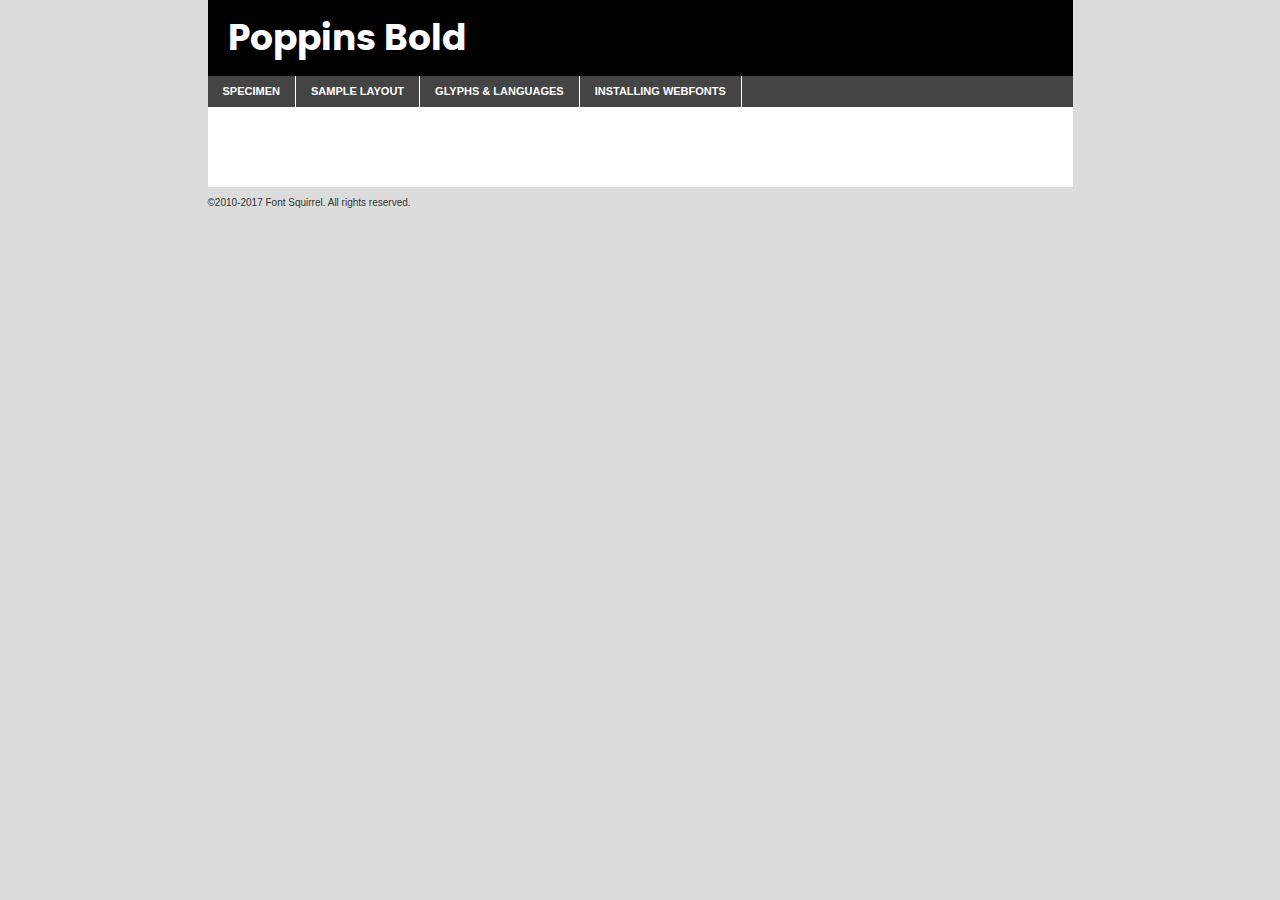
<file: common-landing-page/fonts/poppins-bold-demo.html>
<!DOCTYPE html PUBLIC "-//W3C//DTD XHTML 1.0 Transitional//EN"
	"http://www.w3.org/TR/xhtml1/DTD/xhtml1-transitional.dtd">

<html xmlns="http://www.w3.org/1999/xhtml" xml:lang="en" lang="en">
<head>
	<meta http-equiv="Content-Type" content="text/html; charset=utf-8" />
	<script src="http://ajax.googleapis.com/ajax/libs/jquery/1.7.2/jquery.min.js" type="text/javascript" charset="utf-8"></script>
	<script type="text/javascript">
	(function($){$.fn.easyTabs=function(option){var param=jQuery.extend({fadeSpeed:"fast",defaultContent:1,activeClass:'active'},option);$(this).each(function(){var thisId="#"+this.id;if(param.defaultContent==''){param.defaultContent=1;}
	if(typeof param.defaultContent=="number")
	{var defaultTab=$(thisId+" .tabs li:eq("+(param.defaultContent-1)+") a").attr('href').substr(1);}else{var defaultTab=param.defaultContent;}
	$(thisId+" .tabs li a").each(function(){var tabToHide=$(this).attr('href').substr(1);$("#"+tabToHide).addClass('easytabs-tab-content');});hideAll();changeContent(defaultTab);function hideAll(){$(thisId+" .easytabs-tab-content").hide();}
	function changeContent(tabId){hideAll();$(thisId+" .tabs li").removeClass(param.activeClass);$(thisId+" .tabs li a[href=#"+tabId+"]").closest('li').addClass(param.activeClass);if(param.fadeSpeed!="none")
	{$(thisId+" #"+tabId).fadeIn(param.fadeSpeed);}else{$(thisId+" #"+tabId).show();}}
	$(thisId+" .tabs li").click(function(){var tabId=$(this).find('a').attr('href').substr(1);changeContent(tabId);return false;});});}})(jQuery);
	</script>
	<link rel="stylesheet" href="specimen_files/specimen_stylesheet.css" type="text/css" charset="utf-8" />
	<link rel="stylesheet" href="stylesheet.css" type="text/css" charset="utf-8" />

	<style type="text/css">
					body{
				font-family: 'poppinsbold';
							}
		</style>

	<title>Poppins Bold Specimen</title>
	
	
	<script type="text/javascript" charset="utf-8">
		$(document).ready(function() {
			$('#container').easyTabs({defaultContent:1});
		});
	</script>
</head>

<body>
<div id="container">
	<div id="header">
		Poppins Bold	</div>
	<ul class="tabs">
		<li><a href="#specimen">Specimen</a></li>
		<li><a href="#layout">Sample Layout</a></li>
				<li><a href="#glyphs">Glyphs &amp; Languages</a></li>
		<li><a href="#installing">Installing Webfonts</a></li>
		
	</ul>
	
	<div id="main_content">

		
			<div id="specimen">
		
				<div class="section">
					<div class="grid12 firstcol">
						<div class="huge">AaBb</div>
					</div>
				</div>
		
				<div class="section">
					<div class="glyph_range">A&#x200B;B&#x200b;C&#x200b;D&#x200b;E&#x200b;F&#x200b;G&#x200b;H&#x200b;I&#x200b;J&#x200b;K&#x200b;L&#x200b;M&#x200b;N&#x200b;O&#x200b;P&#x200b;Q&#x200b;R&#x200b;S&#x200b;T&#x200b;U&#x200b;V&#x200b;W&#x200b;X&#x200b;Y&#x200b;Z&#x200b;a&#x200b;b&#x200b;c&#x200b;d&#x200b;e&#x200b;f&#x200b;g&#x200b;h&#x200b;i&#x200b;j&#x200b;k&#x200b;l&#x200b;m&#x200b;n&#x200b;o&#x200b;p&#x200b;q&#x200b;r&#x200b;s&#x200b;t&#x200b;u&#x200b;v&#x200b;w&#x200b;x&#x200b;y&#x200b;z&#x200b;1&#x200b;2&#x200b;3&#x200b;4&#x200b;5&#x200b;6&#x200b;7&#x200b;8&#x200b;9&#x200b;0&#x200b;&amp;&#x200b;.&#x200b;,&#x200b;?&#x200b;!&#x200b;&#64;&#x200b;(&#x200b;)&#x200b;#&#x200b;$&#x200b;%&#x200b;*&#x200b;+&#x200b;-&#x200b;=&#x200b;:&#x200b;;</div>
				</div>
				<div class="section">
					<div class="grid12 firstcol">
						<table class="sample_table">
							<tr><td>10</td><td class="size10">abcdefghijklmnopqrstuvwxyzABCDEFGHIJKLMNOPQRSTUVWXYZ0123456789abcdefghijklmnopqrstuvwxyzABCDEFGHIJKLMNOPQRSTUVWXYZ0123456789abcdefghijklmnopqrstuvwxyzABCDEFGHIJKLMNOPQRSTUVWXYZ</td></tr>
							<tr><td>11</td><td class="size11">abcdefghijklmnopqrstuvwxyzABCDEFGHIJKLMNOPQRSTUVWXYZ0123456789abcdefghijklmnopqrstuvwxyzABCDEFGHIJKLMNOPQRSTUVWXYZ0123456789abcdefghijklmnopqrstuvwxyzABCDEFGHIJKLMNOPQRSTUVWXYZ</td></tr>
							<tr><td>12</td><td class="size12">abcdefghijklmnopqrstuvwxyzABCDEFGHIJKLMNOPQRSTUVWXYZ0123456789abcdefghijklmnopqrstuvwxyzABCDEFGHIJKLMNOPQRSTUVWXYZ0123456789abcdefghijklmnopqrstuvwxyzABCDEFGHIJKLMNOPQRSTUVWXYZ</td></tr>
							<tr><td>13</td><td class="size13">abcdefghijklmnopqrstuvwxyzABCDEFGHIJKLMNOPQRSTUVWXYZ0123456789abcdefghijklmnopqrstuvwxyzABCDEFGHIJKLMNOPQRSTUVWXYZ0123456789abcdefghijklmnopqrstuvwxyzABCDEFGHIJKLMNOPQRSTUVWXYZ</td></tr>
							<tr><td>14</td><td class="size14">abcdefghijklmnopqrstuvwxyzABCDEFGHIJKLMNOPQRSTUVWXYZ0123456789abcdefghijklmnopqrstuvwxyzABCDEFGHIJKLMNOPQRSTUVWXYZ0123456789abcdefghijklmnopqrstuvwxyzABCDEFGHIJKLMNOPQRSTUVWXYZ</td></tr>
							<tr><td>16</td><td class="size16">abcdefghijklmnopqrstuvwxyzABCDEFGHIJKLMNOPQRSTUVWXYZ0123456789abcdefghijklmnopqrstuvwxyzABCDEFGHIJKLMNOPQRSTUVWXYZ</td></tr>
							<tr><td>18</td><td class="size18">abcdefghijklmnopqrstuvwxyzABCDEFGHIJKLMNOPQRSTUVWXYZ0123456789abcdefghijklmnopqrstuvwxyzABCDEFGHIJKLMNOPQRSTUVWXYZ</td></tr>
							<tr><td>20</td><td class="size20">abcdefghijklmnopqrstuvwxyzABCDEFGHIJKLMNOPQRSTUVWXYZ0123456789abcdefghijklmnopqrstuvwxyzABCDEFGHIJKLMNOPQRSTUVWXYZ</td></tr>
							<tr><td>24</td><td class="size24">abcdefghijklmnopqrstuvwxyzABCDEFGHIJKLMNOPQRSTUVWXYZ0123456789abcdefghijklmnopqrstuvwxyzABCDEFGHIJKLMNOPQRSTUVWXYZ</td></tr>
							<tr><td>30</td><td class="size30">abcdefghijklmnopqrstuvwxyzABCDEFGHIJKLMNOPQRSTUVWXYZ0123456789abcdefghijklmnopqrstuvwxyzABCDEFGHIJKLMNOPQRSTUVWXYZ</td></tr>
							<tr><td>36</td><td class="size36">abcdefghijklmnopqrstuvwxyzABCDEFGHIJKLMNOPQRSTUVWXYZ0123456789abcdefghijklmnopqrstuvwxyzABCDEFGHIJKLMNOPQRSTUVWXYZ</td></tr>
							<tr><td>48</td><td class="size48">abcdefghijklmnopqrstuvwxyzABCDEFGHIJKLMNOPQRSTUVWXYZ0123456789abcdefghijklmnopqrstuvwxyzABCDEFGHIJKLMNOPQRSTUVWXYZ</td></tr>
							<tr><td>60</td><td class="size60">abcdefghijklmnopqrstuvwxyzABCDEFGHIJKLMNOPQRSTUVWXYZ0123456789abcdefghijklmnopqrstuvwxyzABCDEFGHIJKLMNOPQRSTUVWXYZ</td></tr>
							<tr><td>72</td><td class="size72">abcdefghijklmnopqrstuvwxyzABCDEFGHIJKLMNOPQRSTUVWXYZ0123456789abcdefghijklmnopqrstuvwxyzABCDEFGHIJKLMNOPQRSTUVWXYZ</td></tr>
							<tr><td>90</td><td class="size90">abcdefghijklmnopqrstuvwxyzABCDEFGHIJKLMNOPQRSTUVWXYZ0123456789abcdefghijklmnopqrstuvwxyzABCDEFGHIJKLMNOPQRSTUVWXYZ</td></tr>
						</table>
				
					</div>
			
				</div>
		
		
		
								<div class="section" id="bodycomparison">


										<div id="xheight">
				<div class="fontbody">&#x25FC;&#x25FC;&#x25FC;&#x25FC;&#x25FC;&#x25FC;&#x25FC;&#x25FC;&#x25FC;&#x25FC;&#x25FC;&#x25FC;&#x25FC;&#x25FC;&#x25FC;&#x25FC;&#x25FC;&#x25FC;&#x25FC;&#x25FC;&#x25FC;&#x25FC;&#x25FC;&#x25FC;&#x25FC;&#x25FC;&#x25FC;&#x25FC;&#x25FC;&#x25FC;&#x25FC;&#x25FC;&#x25FC;&#x25FC;&#x25FC;&#x25FC;&#x25FC;&#x25FC;&#x25FC;&#x25FC;&#x25FC;&#x25FC;&#x25FC;&#x25FC;&#x25FC;&#x25FC;&#x25FC;&#x25FC;&#x25FC;&#x25FC;&#x25FC;&#x25FC;&#x25FC;&#x25FC;&#x25FC;&#x25FC;&#x25FC;&#x25FC;&#x25FC;&#x25FC;&#x25FC;&#x25FC;&#x25FC;&#x25FC;&#x25FC;&#x25FC;&#x25FC;&#x25FC;&#x25FC;&#x25FC;&#x25FC;&#x25FC;&#x25FC;&#x25FC;&#x25FC;&#x25FC;&#x25FC;&#x25FC;&#x25FC;&#x25FC;&#x25FC;&#x25FC;&#x25FC;&#x25FC;&#x25FC;&#x25FC;&#x25FC;&#x25FC;&#x25FC;&#x25FC;&#x25FC;&#x25FC;&#x25FC;&#x25FC;&#x25FC;&#x25FC;&#x25FC;&#x25FC;&#x25FC;body</div><div class="arialbody">body</div><div class="verdanabody">body</div><div class="georgiabody">body</div></div>
										<div class="fontbody" style="z-index:1">
											body<span>Poppins Bold</span>
										</div>
										<div class="arialbody" style="z-index:1">
											body<span>Arial</span>
										</div>
										<div class="verdanabody" style="z-index:1">
											body<span>Verdana</span>
										</div>
										<div class="georgiabody" style="z-index:1">
											body<span>Georgia</span>
										</div>



								</div>
		
		
				<div class="section psample psample_row1" id="">
					
					<div class="grid2 firstcol">
						<p class="size10"><span>10.</span>Aenean lacinia bibendum nulla sed consectetur. Fusce dapibus, tellus ac cursus commodo, tortor mauris condimentum nibh, ut fermentum massa justo sit amet risus. Nullam id dolor id nibh ultricies vehicula ut id elit. Cum sociis natoque penatibus et magnis dis parturient montes, nascetur ridiculus mus. Nulla vitae elit libero, a pharetra augue.</p>
			
					</div>
					<div class="grid3">
						<p class="size11"><span>11.</span>Aenean lacinia bibendum nulla sed consectetur. Fusce dapibus, tellus ac cursus commodo, tortor mauris condimentum nibh, ut fermentum massa justo sit amet risus. Nullam id dolor id nibh ultricies vehicula ut id elit. Cum sociis natoque penatibus et magnis dis parturient montes, nascetur ridiculus mus. Nulla vitae elit libero, a pharetra augue.</p>
			
					</div>
					<div class="grid3">
						<p class="size12"><span>12.</span>Aenean lacinia bibendum nulla sed consectetur. Fusce dapibus, tellus ac cursus commodo, tortor mauris condimentum nibh, ut fermentum massa justo sit amet risus. Nullam id dolor id nibh ultricies vehicula ut id elit. Cum sociis natoque penatibus et magnis dis parturient montes, nascetur ridiculus mus. Nulla vitae elit libero, a pharetra augue.</p>
			
					</div>
					<div class="grid4">
						<p class="size13"><span>13.</span>Aenean lacinia bibendum nulla sed consectetur. Fusce dapibus, tellus ac cursus commodo, tortor mauris condimentum nibh, ut fermentum massa justo sit amet risus. Nullam id dolor id nibh ultricies vehicula ut id elit. Cum sociis natoque penatibus et magnis dis parturient montes, nascetur ridiculus mus. Nulla vitae elit libero, a pharetra augue.</p>
			
					</div>
					<div class="white_blend"></div>
					
				</div>
				<div class="section psample psample_row2" id="">
					<div class="grid3 firstcol">
						<p class="size14"><span>14.</span>Aenean lacinia bibendum nulla sed consectetur. Fusce dapibus, tellus ac cursus commodo, tortor mauris condimentum nibh, ut fermentum massa justo sit amet risus. Nullam id dolor id nibh ultricies vehicula ut id elit. Cum sociis natoque penatibus et magnis dis parturient montes, nascetur ridiculus mus. Nulla vitae elit libero, a pharetra augue.</p>
			
					</div>
					<div class="grid4">
						<p class="size16"><span>16.</span>Aenean lacinia bibendum nulla sed consectetur. Fusce dapibus, tellus ac cursus commodo, tortor mauris condimentum nibh, ut fermentum massa justo sit amet risus. Nullam id dolor id nibh ultricies vehicula ut id elit. Cum sociis natoque penatibus et magnis dis parturient montes, nascetur ridiculus mus. Nulla vitae elit libero, a pharetra augue.</p>
			
					</div>
					<div class="grid5">
						<p class="size18"><span>18.</span>Aenean lacinia bibendum nulla sed consectetur. Fusce dapibus, tellus ac cursus commodo, tortor mauris condimentum nibh, ut fermentum massa justo sit amet risus. Nullam id dolor id nibh ultricies vehicula ut id elit. Cum sociis natoque penatibus et magnis dis parturient montes, nascetur ridiculus mus. Nulla vitae elit libero, a pharetra augue.</p>
			
					</div>

					<div class="white_blend"></div>

				</div>
				
				<div class="section psample psample_row3" id="">
					<div class="grid5 firstcol">
						<p class="size20"><span>20.</span>Aenean lacinia bibendum nulla sed consectetur. Fusce dapibus, tellus ac cursus commodo, tortor mauris condimentum nibh, ut fermentum massa justo sit amet risus. Nullam id dolor id nibh ultricies vehicula ut id elit. Cum sociis natoque penatibus et magnis dis parturient montes, nascetur ridiculus mus. Nulla vitae elit libero, a pharetra augue.</p>
					</div>
					<div class="grid7">
						<p class="size24"><span>24.</span>Aenean lacinia bibendum nulla sed consectetur. Fusce dapibus, tellus ac cursus commodo, tortor mauris condimentum nibh, ut fermentum massa justo sit amet risus. Nullam id dolor id nibh ultricies vehicula ut id elit. Cum sociis natoque penatibus et magnis dis parturient montes, nascetur ridiculus mus. Nulla vitae elit libero, a pharetra augue.</p>
					</div>
					
					<div class="white_blend"></div>
					
				</div>
				
				<div class="section psample psample_row4" id="">
					<div class="grid12 firstcol">
						<p class="size30"><span>30.</span>Aenean lacinia bibendum nulla sed consectetur. Fusce dapibus, tellus ac cursus commodo, tortor mauris condimentum nibh, ut fermentum massa justo sit amet risus. Nullam id dolor id nibh ultricies vehicula ut id elit. Cum sociis natoque penatibus et magnis dis parturient montes, nascetur ridiculus mus. Nulla vitae elit libero, a pharetra augue.</p>
					</div>
					<div class="white_blend"></div>
					
				</div>
				
				
				
				<div class="section psample psample_row1 fullreverse">
					<div class="grid2 firstcol">
						<p class="size10"><span>10.</span>Aenean lacinia bibendum nulla sed consectetur. Fusce dapibus, tellus ac cursus commodo, tortor mauris condimentum nibh, ut fermentum massa justo sit amet risus. Nullam id dolor id nibh ultricies vehicula ut id elit. Cum sociis natoque penatibus et magnis dis parturient montes, nascetur ridiculus mus. Nulla vitae elit libero, a pharetra augue.</p>
			
					</div>
					<div class="grid3">
						<p class="size11"><span>11.</span>Aenean lacinia bibendum nulla sed consectetur. Fusce dapibus, tellus ac cursus commodo, tortor mauris condimentum nibh, ut fermentum massa justo sit amet risus. Nullam id dolor id nibh ultricies vehicula ut id elit. Cum sociis natoque penatibus et magnis dis parturient montes, nascetur ridiculus mus. Nulla vitae elit libero, a pharetra augue.</p>
			
					</div>
					<div class="grid3">
						<p class="size12"><span>12.</span>Aenean lacinia bibendum nulla sed consectetur. Fusce dapibus, tellus ac cursus commodo, tortor mauris condimentum nibh, ut fermentum massa justo sit amet risus. Nullam id dolor id nibh ultricies vehicula ut id elit. Cum sociis natoque penatibus et magnis dis parturient montes, nascetur ridiculus mus. Nulla vitae elit libero, a pharetra augue.</p>
			
					</div>
					<div class="grid4">
						<p class="size13"><span>13.</span>Aenean lacinia bibendum nulla sed consectetur. Fusce dapibus, tellus ac cursus commodo, tortor mauris condimentum nibh, ut fermentum massa justo sit amet risus. Nullam id dolor id nibh ultricies vehicula ut id elit. Cum sociis natoque penatibus et magnis dis parturient montes, nascetur ridiculus mus. Nulla vitae elit libero, a pharetra augue.</p>
			
					</div>
					<div class="black_blend"></div>
					
				</div>
				
				<div class="section psample psample_row2 fullreverse">
					<div class="grid3 firstcol">
						<p class="size14"><span>14.</span>Aenean lacinia bibendum nulla sed consectetur. Fusce dapibus, tellus ac cursus commodo, tortor mauris condimentum nibh, ut fermentum massa justo sit amet risus. Nullam id dolor id nibh ultricies vehicula ut id elit. Cum sociis natoque penatibus et magnis dis parturient montes, nascetur ridiculus mus. Nulla vitae elit libero, a pharetra augue.</p>
			
					</div>
					<div class="grid4">
						<p class="size16"><span>16.</span>Aenean lacinia bibendum nulla sed consectetur. Fusce dapibus, tellus ac cursus commodo, tortor mauris condimentum nibh, ut fermentum massa justo sit amet risus. Nullam id dolor id nibh ultricies vehicula ut id elit. Cum sociis natoque penatibus et magnis dis parturient montes, nascetur ridiculus mus. Nulla vitae elit libero, a pharetra augue.</p>
			
					</div>
					<div class="grid5">
						<p class="size18"><span>18.</span>Aenean lacinia bibendum nulla sed consectetur. Fusce dapibus, tellus ac cursus commodo, tortor mauris condimentum nibh, ut fermentum massa justo sit amet risus. Nullam id dolor id nibh ultricies vehicula ut id elit. Cum sociis natoque penatibus et magnis dis parturient montes, nascetur ridiculus mus. Nulla vitae elit libero, a pharetra augue.</p>
			
					</div>
					<div class="black_blend"></div>

				</div>
				
				<div class="section psample fullreverse psample_row3" id="">
					<div class="grid5 firstcol">
						<p class="size20"><span>20.</span>Aenean lacinia bibendum nulla sed consectetur. Fusce dapibus, tellus ac cursus commodo, tortor mauris condimentum nibh, ut fermentum massa justo sit amet risus. Nullam id dolor id nibh ultricies vehicula ut id elit. Cum sociis natoque penatibus et magnis dis parturient montes, nascetur ridiculus mus. Nulla vitae elit libero, a pharetra augue.</p>
					</div>
					<div class="grid7">
						<p class="size24"><span>24.</span>Aenean lacinia bibendum nulla sed consectetur. Fusce dapibus, tellus ac cursus commodo, tortor mauris condimentum nibh, ut fermentum massa justo sit amet risus. Nullam id dolor id nibh ultricies vehicula ut id elit. Cum sociis natoque penatibus et magnis dis parturient montes, nascetur ridiculus mus. Nulla vitae elit libero, a pharetra augue.</p>
					</div>
					
					<div class="black_blend"></div>
					
				</div>
				
				<div class="section psample fullreverse psample_row4" id="" style="border-bottom: 20px #000 solid;">
					<div class="grid12 firstcol">
						<p class="size30"><span>30.</span>Aenean lacinia bibendum nulla sed consectetur. Fusce dapibus, tellus ac cursus commodo, tortor mauris condimentum nibh, ut fermentum massa justo sit amet risus. Nullam id dolor id nibh ultricies vehicula ut id elit. Cum sociis natoque penatibus et magnis dis parturient montes, nascetur ridiculus mus. Nulla vitae elit libero, a pharetra augue.</p>
					</div>
					<div class="black_blend"></div>
					
				</div>
				
				
				
				
			</div>
			
			<div id="layout">
				
				<div class="section">
					
					<div class="grid12 firstcol">
						<h1>Lorem Ipsum Dolor</h1>
						<h2>Etiam porta sem malesuada magna mollis euismod</h2>
						
						<p class="byline">By <a href="#link">Aenean Lacinia</a></p>
					</div>
				</div>
				<div class="section">
					<div class="grid8 firstcol">
						<p class="large">Donec sed odio dui. Morbi leo risus, porta ac consectetur ac, vestibulum at eros. Fusce dapibus, tellus ac cursus commodo, tortor mauris condimentum nibh, ut fermentum massa justo sit amet risus. </p>

						
						<h3>Pellentesque ornare sem</h3>

						<p>Maecenas sed diam eget risus varius blandit sit amet non magna. Maecenas faucibus mollis interdum. Donec ullamcorper nulla non metus auctor fringilla. Nullam id dolor id nibh ultricies vehicula ut id elit. Nullam id dolor id nibh ultricies vehicula ut id elit. </p>

						<p>Aenean eu leo quam. Pellentesque ornare sem lacinia quam venenatis vestibulum. Lorem ipsum dolor sit amet, consectetur adipiscing elit. Cum sociis natoque penatibus et magnis dis parturient montes, nascetur ridiculus mus. </p>

						<p>Nulla vitae elit libero, a pharetra augue. Praesent commodo cursus magna, vel scelerisque nisl consectetur et. Aenean lacinia bibendum nulla sed consectetur. </p>

						<p>Nullam quis risus eget urna mollis ornare vel eu leo. Nullam quis risus eget urna mollis ornare vel eu leo. Maecenas sed diam eget risus varius blandit sit amet non magna. Donec ullamcorper nulla non metus auctor fringilla. </p>

						<h3>Cras mattis consectetur</h3>

						<p>Aenean eu leo quam. Pellentesque ornare sem lacinia quam venenatis vestibulum. Aenean lacinia bibendum nulla sed consectetur. Integer posuere erat a ante venenatis dapibus posuere velit aliquet. Cras mattis consectetur purus sit amet fermentum. </p>

						<p>Nullam id dolor id nibh ultricies vehicula ut id elit. Nullam quis risus eget urna mollis ornare vel eu leo. Cras mattis consectetur purus sit amet fermentum.</p>
					</div>
					
					<div class="grid4 sidebar">
						
						<div class="box reverse">
							<p class="last">Nullam quis risus eget urna mollis ornare vel eu leo. Donec ullamcorper nulla non metus auctor fringilla. Cras mattis consectetur purus sit amet fermentum. Sed posuere consectetur est at lobortis. Lorem ipsum dolor sit amet, consectetur adipiscing elit. </p>
						</div>
						
						<p class="caption">Maecenas sed diam eget risus varius.</p>

						<p>Vestibulum id ligula porta felis euismod semper. Integer posuere erat a ante venenatis dapibus posuere velit aliquet. Vestibulum id ligula porta felis euismod semper. Sed posuere consectetur est at lobortis. Maecenas sed diam eget risus varius blandit sit amet non magna. Fusce dapibus, tellus ac cursus commodo, tortor mauris condimentum nibh, ut fermentum massa justo sit amet risus. </p>

					

						<p>Duis mollis, est non commodo luctus, nisi erat porttitor ligula, eget lacinia odio sem nec elit. Aenean lacinia bibendum nulla sed consectetur. Vivamus sagittis lacus vel augue laoreet rutrum faucibus dolor auctor. Aenean lacinia bibendum nulla sed consectetur. Nullam quis risus eget urna mollis ornare vel eu leo. </p>

						<p>Praesent commodo cursus magna, vel scelerisque nisl consectetur et. Donec ullamcorper nulla non metus auctor fringilla. Maecenas faucibus mollis interdum. Fusce dapibus, tellus ac cursus commodo, tortor mauris condimentum nibh, ut fermentum massa justo sit amet risus. </p>

					</div>
				</div>
				
			</div>


			



		<div id="glyphs">
			<div class="section">
				<div class="grid12 firstcol">
			
				<h1>Language Support</h1>
				<p>The subset of Poppins Bold in this kit supports the following languages:<br />
			
					Albanian, Basque, Breton, Chamorro, Danish, Dutch, English, Faroese, Finnish, French, Frisian, Galician, German, Icelandic, Italian, Malagasy, Norwegian, Portuguese, Spanish, Alsatian, Aragonese, Arapaho, Arrernte, Asturian, Aymara, Bislama, Cebuano, Corsican, Fijian, French_creole, Genoese, Gilbertese, Greenlandic, Haitian_creole, Hiligaynon, Hmong, Hopi, Ibanag, Iloko_ilokano, Indonesian, Interglossa_glosa, Interlingua, Irish_gaelic, Jerriais, Lojban, Lombard, Luxembourgeois, Manx, Mohawk, Norfolk_pitcairnese, Occitan, Oromo, Pangasinan, Papiamento, Piedmontese, Potawatomi, Rhaeto-romance, Romansh, Rotokas, Sami_lule, Samoan, Sardinian, Scots_gaelic, Seychelles_creole, Shona, Sicilian, Somali, Southern_ndebele, Swahili, Swati_swazi, Tagalog_filipino_pilipino, Tetum, Tok_pisin, Uyghur_latinized, Volapuk, Walloon, Warlpiri, Xhosa, Yapese, Zulu, Latinbasic, Ubasic, Demo				</p>
				<h1>Glyph Chart</h1>
				<p>The subset of Poppins Bold in this kit includes all the glyphs listed below. Unicode entities are included above each glyph to help you insert individual characters into your layout.</p>
				<div id="glyph_chart">
			
																														 <div><p>&amp;#13;</p>&#13;</div>
																				 <div><p>&amp;#32;</p>&#32;</div>
																				 <div><p>&amp;#33;</p>&#33;</div>
																				 <div><p>&amp;#34;</p>&#34;</div>
																				 <div><p>&amp;#35;</p>&#35;</div>
																				 <div><p>&amp;#36;</p>&#36;</div>
																				 <div><p>&amp;#37;</p>&#37;</div>
																				 <div><p>&amp;#38;</p>&#38;</div>
																				 <div><p>&amp;#39;</p>&#39;</div>
																				 <div><p>&amp;#40;</p>&#40;</div>
																				 <div><p>&amp;#41;</p>&#41;</div>
																				 <div><p>&amp;#42;</p>&#42;</div>
																				 <div><p>&amp;#43;</p>&#43;</div>
																				 <div><p>&amp;#44;</p>&#44;</div>
																				 <div><p>&amp;#45;</p>&#45;</div>
																				 <div><p>&amp;#46;</p>&#46;</div>
																				 <div><p>&amp;#47;</p>&#47;</div>
																				 <div><p>&amp;#48;</p>&#48;</div>
																				 <div><p>&amp;#49;</p>&#49;</div>
																				 <div><p>&amp;#50;</p>&#50;</div>
																				 <div><p>&amp;#51;</p>&#51;</div>
																				 <div><p>&amp;#52;</p>&#52;</div>
																				 <div><p>&amp;#53;</p>&#53;</div>
																				 <div><p>&amp;#54;</p>&#54;</div>
																				 <div><p>&amp;#55;</p>&#55;</div>
																				 <div><p>&amp;#56;</p>&#56;</div>
																				 <div><p>&amp;#57;</p>&#57;</div>
																				 <div><p>&amp;#58;</p>&#58;</div>
																				 <div><p>&amp;#59;</p>&#59;</div>
																				 <div><p>&amp;#60;</p>&#60;</div>
																				 <div><p>&amp;#61;</p>&#61;</div>
																				 <div><p>&amp;#62;</p>&#62;</div>
																				 <div><p>&amp;#63;</p>&#63;</div>
																				 <div><p>&amp;#64;</p>&#64;</div>
																				 <div><p>&amp;#65;</p>&#65;</div>
																				 <div><p>&amp;#66;</p>&#66;</div>
																				 <div><p>&amp;#67;</p>&#67;</div>
																				 <div><p>&amp;#68;</p>&#68;</div>
																				 <div><p>&amp;#69;</p>&#69;</div>
																				 <div><p>&amp;#70;</p>&#70;</div>
																				 <div><p>&amp;#71;</p>&#71;</div>
																				 <div><p>&amp;#72;</p>&#72;</div>
																				 <div><p>&amp;#73;</p>&#73;</div>
																				 <div><p>&amp;#74;</p>&#74;</div>
																				 <div><p>&amp;#75;</p>&#75;</div>
																				 <div><p>&amp;#76;</p>&#76;</div>
																				 <div><p>&amp;#77;</p>&#77;</div>
																				 <div><p>&amp;#78;</p>&#78;</div>
																				 <div><p>&amp;#79;</p>&#79;</div>
																				 <div><p>&amp;#80;</p>&#80;</div>
																				 <div><p>&amp;#81;</p>&#81;</div>
																				 <div><p>&amp;#82;</p>&#82;</div>
																				 <div><p>&amp;#83;</p>&#83;</div>
																				 <div><p>&amp;#84;</p>&#84;</div>
																				 <div><p>&amp;#85;</p>&#85;</div>
																				 <div><p>&amp;#86;</p>&#86;</div>
																				 <div><p>&amp;#87;</p>&#87;</div>
																				 <div><p>&amp;#88;</p>&#88;</div>
																				 <div><p>&amp;#89;</p>&#89;</div>
																				 <div><p>&amp;#90;</p>&#90;</div>
																				 <div><p>&amp;#91;</p>&#91;</div>
																				 <div><p>&amp;#92;</p>&#92;</div>
																				 <div><p>&amp;#93;</p>&#93;</div>
																				 <div><p>&amp;#94;</p>&#94;</div>
																				 <div><p>&amp;#95;</p>&#95;</div>
																				 <div><p>&amp;#96;</p>&#96;</div>
																				 <div><p>&amp;#97;</p>&#97;</div>
																				 <div><p>&amp;#98;</p>&#98;</div>
																				 <div><p>&amp;#99;</p>&#99;</div>
																				 <div><p>&amp;#100;</p>&#100;</div>
																				 <div><p>&amp;#101;</p>&#101;</div>
																				 <div><p>&amp;#102;</p>&#102;</div>
																				 <div><p>&amp;#103;</p>&#103;</div>
																				 <div><p>&amp;#104;</p>&#104;</div>
																				 <div><p>&amp;#105;</p>&#105;</div>
																				 <div><p>&amp;#106;</p>&#106;</div>
																				 <div><p>&amp;#107;</p>&#107;</div>
																				 <div><p>&amp;#108;</p>&#108;</div>
																				 <div><p>&amp;#109;</p>&#109;</div>
																				 <div><p>&amp;#110;</p>&#110;</div>
																				 <div><p>&amp;#111;</p>&#111;</div>
																				 <div><p>&amp;#112;</p>&#112;</div>
																				 <div><p>&amp;#113;</p>&#113;</div>
																				 <div><p>&amp;#114;</p>&#114;</div>
																				 <div><p>&amp;#115;</p>&#115;</div>
																				 <div><p>&amp;#116;</p>&#116;</div>
																				 <div><p>&amp;#117;</p>&#117;</div>
																				 <div><p>&amp;#118;</p>&#118;</div>
																				 <div><p>&amp;#119;</p>&#119;</div>
																				 <div><p>&amp;#120;</p>&#120;</div>
																				 <div><p>&amp;#121;</p>&#121;</div>
																				 <div><p>&amp;#122;</p>&#122;</div>
																				 <div><p>&amp;#123;</p>&#123;</div>
																				 <div><p>&amp;#124;</p>&#124;</div>
																				 <div><p>&amp;#125;</p>&#125;</div>
																				 <div><p>&amp;#126;</p>&#126;</div>
																				 <div><p>&amp;#160;</p>&#160;</div>
																				 <div><p>&amp;#161;</p>&#161;</div>
																				 <div><p>&amp;#162;</p>&#162;</div>
																				 <div><p>&amp;#163;</p>&#163;</div>
																				 <div><p>&amp;#164;</p>&#164;</div>
																				 <div><p>&amp;#165;</p>&#165;</div>
																				 <div><p>&amp;#166;</p>&#166;</div>
																				 <div><p>&amp;#167;</p>&#167;</div>
																				 <div><p>&amp;#168;</p>&#168;</div>
																				 <div><p>&amp;#169;</p>&#169;</div>
																				 <div><p>&amp;#170;</p>&#170;</div>
																				 <div><p>&amp;#171;</p>&#171;</div>
																				 <div><p>&amp;#172;</p>&#172;</div>
																				 <div><p>&amp;#173;</p>&#173;</div>
																				 <div><p>&amp;#174;</p>&#174;</div>
																				 <div><p>&amp;#175;</p>&#175;</div>
																				 <div><p>&amp;#176;</p>&#176;</div>
																				 <div><p>&amp;#177;</p>&#177;</div>
																				 <div><p>&amp;#178;</p>&#178;</div>
																				 <div><p>&amp;#179;</p>&#179;</div>
																				 <div><p>&amp;#180;</p>&#180;</div>
																				 <div><p>&amp;#181;</p>&#181;</div>
																				 <div><p>&amp;#182;</p>&#182;</div>
																				 <div><p>&amp;#183;</p>&#183;</div>
																				 <div><p>&amp;#184;</p>&#184;</div>
																				 <div><p>&amp;#185;</p>&#185;</div>
																				 <div><p>&amp;#186;</p>&#186;</div>
																				 <div><p>&amp;#187;</p>&#187;</div>
																				 <div><p>&amp;#188;</p>&#188;</div>
																				 <div><p>&amp;#189;</p>&#189;</div>
																				 <div><p>&amp;#190;</p>&#190;</div>
																				 <div><p>&amp;#191;</p>&#191;</div>
																				 <div><p>&amp;#192;</p>&#192;</div>
																				 <div><p>&amp;#193;</p>&#193;</div>
																				 <div><p>&amp;#194;</p>&#194;</div>
																				 <div><p>&amp;#195;</p>&#195;</div>
																				 <div><p>&amp;#196;</p>&#196;</div>
																				 <div><p>&amp;#197;</p>&#197;</div>
																				 <div><p>&amp;#198;</p>&#198;</div>
																				 <div><p>&amp;#199;</p>&#199;</div>
																				 <div><p>&amp;#200;</p>&#200;</div>
																				 <div><p>&amp;#201;</p>&#201;</div>
																				 <div><p>&amp;#202;</p>&#202;</div>
																				 <div><p>&amp;#203;</p>&#203;</div>
																				 <div><p>&amp;#204;</p>&#204;</div>
																				 <div><p>&amp;#205;</p>&#205;</div>
																				 <div><p>&amp;#206;</p>&#206;</div>
																				 <div><p>&amp;#207;</p>&#207;</div>
																				 <div><p>&amp;#208;</p>&#208;</div>
																				 <div><p>&amp;#209;</p>&#209;</div>
																				 <div><p>&amp;#210;</p>&#210;</div>
																				 <div><p>&amp;#211;</p>&#211;</div>
																				 <div><p>&amp;#212;</p>&#212;</div>
																				 <div><p>&amp;#213;</p>&#213;</div>
																				 <div><p>&amp;#214;</p>&#214;</div>
																				 <div><p>&amp;#215;</p>&#215;</div>
																				 <div><p>&amp;#216;</p>&#216;</div>
																				 <div><p>&amp;#217;</p>&#217;</div>
																				 <div><p>&amp;#218;</p>&#218;</div>
																				 <div><p>&amp;#219;</p>&#219;</div>
																				 <div><p>&amp;#220;</p>&#220;</div>
																				 <div><p>&amp;#221;</p>&#221;</div>
																				 <div><p>&amp;#222;</p>&#222;</div>
																				 <div><p>&amp;#223;</p>&#223;</div>
																				 <div><p>&amp;#224;</p>&#224;</div>
																				 <div><p>&amp;#225;</p>&#225;</div>
																				 <div><p>&amp;#226;</p>&#226;</div>
																				 <div><p>&amp;#227;</p>&#227;</div>
																				 <div><p>&amp;#228;</p>&#228;</div>
																				 <div><p>&amp;#229;</p>&#229;</div>
																				 <div><p>&amp;#230;</p>&#230;</div>
																				 <div><p>&amp;#231;</p>&#231;</div>
																				 <div><p>&amp;#232;</p>&#232;</div>
																				 <div><p>&amp;#233;</p>&#233;</div>
																				 <div><p>&amp;#234;</p>&#234;</div>
																				 <div><p>&amp;#235;</p>&#235;</div>
																				 <div><p>&amp;#236;</p>&#236;</div>
																				 <div><p>&amp;#237;</p>&#237;</div>
																				 <div><p>&amp;#238;</p>&#238;</div>
																				 <div><p>&amp;#239;</p>&#239;</div>
																				 <div><p>&amp;#240;</p>&#240;</div>
																				 <div><p>&amp;#241;</p>&#241;</div>
																				 <div><p>&amp;#242;</p>&#242;</div>
																				 <div><p>&amp;#243;</p>&#243;</div>
																				 <div><p>&amp;#244;</p>&#244;</div>
																				 <div><p>&amp;#245;</p>&#245;</div>
																				 <div><p>&amp;#246;</p>&#246;</div>
																				 <div><p>&amp;#247;</p>&#247;</div>
																				 <div><p>&amp;#248;</p>&#248;</div>
																				 <div><p>&amp;#249;</p>&#249;</div>
																				 <div><p>&amp;#250;</p>&#250;</div>
																				 <div><p>&amp;#251;</p>&#251;</div>
																				 <div><p>&amp;#252;</p>&#252;</div>
																				 <div><p>&amp;#253;</p>&#253;</div>
																				 <div><p>&amp;#254;</p>&#254;</div>
																				 <div><p>&amp;#255;</p>&#255;</div>
																				 <div><p>&amp;#338;</p>&#338;</div>
																				 <div><p>&amp;#339;</p>&#339;</div>
																				 <div><p>&amp;#376;</p>&#376;</div>
																				 <div><p>&amp;#710;</p>&#710;</div>
																				 <div><p>&amp;#732;</p>&#732;</div>
																				 <div><p>&amp;#8192;</p>&#8192;</div>
																				 <div><p>&amp;#8193;</p>&#8193;</div>
																				 <div><p>&amp;#8194;</p>&#8194;</div>
																				 <div><p>&amp;#8195;</p>&#8195;</div>
																				 <div><p>&amp;#8196;</p>&#8196;</div>
																				 <div><p>&amp;#8197;</p>&#8197;</div>
																				 <div><p>&amp;#8198;</p>&#8198;</div>
																				 <div><p>&amp;#8199;</p>&#8199;</div>
																				 <div><p>&amp;#8200;</p>&#8200;</div>
																				 <div><p>&amp;#8201;</p>&#8201;</div>
																				 <div><p>&amp;#8202;</p>&#8202;</div>
																				 <div><p>&amp;#8208;</p>&#8208;</div>
																				 <div><p>&amp;#8209;</p>&#8209;</div>
																				 <div><p>&amp;#8210;</p>&#8210;</div>
																				 <div><p>&amp;#8211;</p>&#8211;</div>
																				 <div><p>&amp;#8212;</p>&#8212;</div>
																				 <div><p>&amp;#8216;</p>&#8216;</div>
																				 <div><p>&amp;#8217;</p>&#8217;</div>
																				 <div><p>&amp;#8218;</p>&#8218;</div>
																				 <div><p>&amp;#8220;</p>&#8220;</div>
																				 <div><p>&amp;#8221;</p>&#8221;</div>
																				 <div><p>&amp;#8222;</p>&#8222;</div>
																				 <div><p>&amp;#8226;</p>&#8226;</div>
																				 <div><p>&amp;#8230;</p>&#8230;</div>
																				 <div><p>&amp;#8239;</p>&#8239;</div>
																				 <div><p>&amp;#8249;</p>&#8249;</div>
																				 <div><p>&amp;#8250;</p>&#8250;</div>
																				 <div><p>&amp;#8287;</p>&#8287;</div>
																				 <div><p>&amp;#8364;</p>&#8364;</div>
																				 <div><p>&amp;#8482;</p>&#8482;</div>
																				 <div><p>&amp;#64257;</p>&#64257;</div>
																				 <div><p>&amp;#64258;</p>&#64258;</div>
																																																</div>	
				</div>
		
		
			</div>
		</div>
		
		
		<div id="specs">
			
		</div>
	
		<div id="installing">
			<div class="section">
				<div class="grid7 firstcol">
					<h1>Installing Webfonts</h1>
					
					<p>Webfonts are supported by all major browser platforms but not all in the same way. There are currently four different font formats that must be included in order to target all browsers. This includes TTF, WOFF, EOT and SVG.</p>
					
					<h2>1. Upload your webfonts</h2>
					<p>You must upload your webfont kit to your website. They should be in or near the same directory as your CSS files.</p>
					
					<h2>2. Include the webfont stylesheet</h2>
					<p>A special CSS @font-face declaration helps the various browsers select the appropriate font it needs without causing you a bunch of headaches. Learn more about this syntax by reading the <a href="https://www.fontspring.com/blog/further-hardening-of-the-bulletproof-syntax">Fontspring blog post</a> about it. The code for it is as follows:</p>


<code>
@font-face{ 
	font-family: 'MyWebFont';
	src: url('WebFont.eot');
	src: url('WebFont.eot?#iefix') format('embedded-opentype'),
	     url('WebFont.woff') format('woff'),
	     url('WebFont.ttf') format('truetype'),
	     url('WebFont.svg#webfont') format('svg');
}
</code>

	<p>We've already gone ahead and generated the code for you. All you have to do is link to the stylesheet in your HTML, like this:</p>
	<code>&lt;link rel=&quot;stylesheet&quot; href=&quot;stylesheet.css&quot; type=&quot;text/css&quot; charset=&quot;utf-8&quot; /&gt;</code>

					<h2>3. Modify your own stylesheet</h2>
					<p>To take advantage of your new fonts, you must tell your stylesheet to use them. Look at the original @font-face declaration above and find the property called "font-family." The name linked there will be what you use to reference the font. Prepend that webfont name to the font stack in the "font-family" property, inside the selector you want to change. For example:</p>
<code>p { font-family: 'WebFont', Arial, sans-serif; }</code>

<h2>4. Test</h2>
<p>Getting webfonts to work cross-browser <em>can</em> be tricky. Use the information in the sidebar to help you if you find that fonts aren't loading in a particular browser.</p>
				</div>
				
				<div class="grid5 sidebar">
					<div class="box">
						<h2>Troubleshooting<br />Font-Face Problems</h2>
						<p>Having trouble getting your webfonts to load in your new website? Here are some tips to sort out what might be the problem.</p>

						<h3>Fonts not showing in any browser</h3>

						<p>This sounds like you need to work on the plumbing. You either did not upload the fonts to the correct directory, or you did not link the fonts properly in the CSS. If you've confirmed that all this is correct and you still have a problem, take a look at your .htaccess file and see if requests are getting intercepted.</p>

						<h3>Fonts not loading in iPhone or iPad</h3>

						<p>The most common problem here is that you are serving the fonts from an IIS server. IIS refuses to serve files that have unknown MIME types. If that is the case, you must set the MIME type for SVG to "image/svg+xml" in the server settings. Follow these instructions from Microsoft if you need help.</p>

						<h3>Fonts not loading in Firefox</h3>

						<p>The primary reason for this failure? You are still using a version Firefox older than 3.5. So upgrade already! If that isn't it, then you are very likely serving fonts from a different domain. Firefox requires that all font assets be served from the same domain. Lastly it is possible that you need to add WOFF to your list of MIME types (if you are serving via IIS.)</p>

						<h3>Fonts not loading in IE</h3>

						<p>Are you looking at Internet Explorer on an actual Windows machine or are you cheating by using a service like Adobe BrowserLab? Many of these screenshot services do not render @font-face for IE. Best to test it on a real machine.</p>

						<h3>Fonts not loading in IE9</h3>

						<p>IE9, like Firefox, requires that fonts be served from the same domain as the website. Make sure that is the case.</p>
					</div>
				</div>
			</div>
			
		</div>
	
	</div>
	<div id="footer">
		<p>&copy;2010-2017 Font Squirrel. All rights reserved.</p>
	</div>
</div>
</body>
</html>
</file>
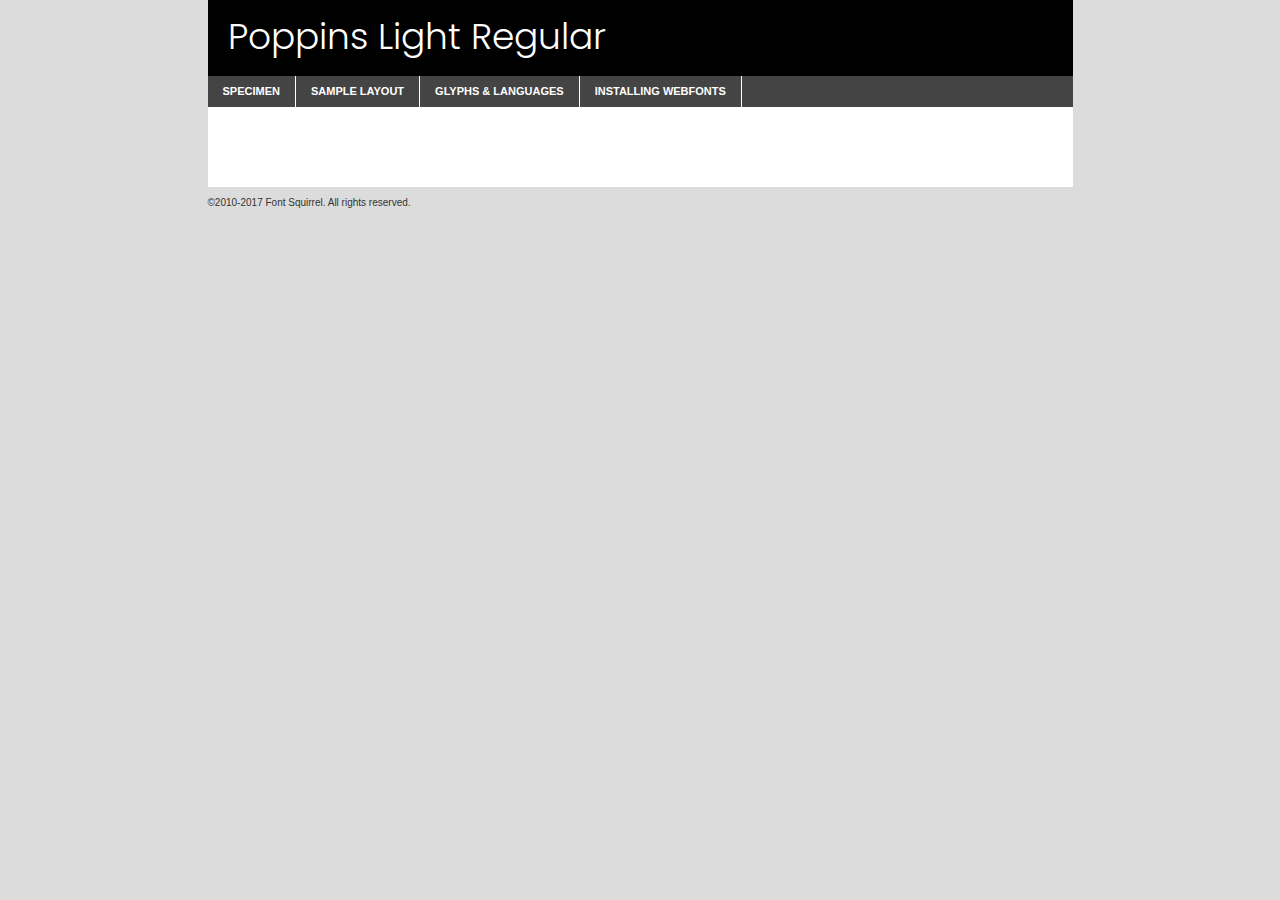
<file: common-landing-page/fonts/poppins-light-demo.html>
<!DOCTYPE html PUBLIC "-//W3C//DTD XHTML 1.0 Transitional//EN"
	"http://www.w3.org/TR/xhtml1/DTD/xhtml1-transitional.dtd">

<html xmlns="http://www.w3.org/1999/xhtml" xml:lang="en" lang="en">
<head>
	<meta http-equiv="Content-Type" content="text/html; charset=utf-8" />
	<script src="http://ajax.googleapis.com/ajax/libs/jquery/1.7.2/jquery.min.js" type="text/javascript" charset="utf-8"></script>
	<script type="text/javascript">
	(function($){$.fn.easyTabs=function(option){var param=jQuery.extend({fadeSpeed:"fast",defaultContent:1,activeClass:'active'},option);$(this).each(function(){var thisId="#"+this.id;if(param.defaultContent==''){param.defaultContent=1;}
	if(typeof param.defaultContent=="number")
	{var defaultTab=$(thisId+" .tabs li:eq("+(param.defaultContent-1)+") a").attr('href').substr(1);}else{var defaultTab=param.defaultContent;}
	$(thisId+" .tabs li a").each(function(){var tabToHide=$(this).attr('href').substr(1);$("#"+tabToHide).addClass('easytabs-tab-content');});hideAll();changeContent(defaultTab);function hideAll(){$(thisId+" .easytabs-tab-content").hide();}
	function changeContent(tabId){hideAll();$(thisId+" .tabs li").removeClass(param.activeClass);$(thisId+" .tabs li a[href=#"+tabId+"]").closest('li').addClass(param.activeClass);if(param.fadeSpeed!="none")
	{$(thisId+" #"+tabId).fadeIn(param.fadeSpeed);}else{$(thisId+" #"+tabId).show();}}
	$(thisId+" .tabs li").click(function(){var tabId=$(this).find('a').attr('href').substr(1);changeContent(tabId);return false;});});}})(jQuery);
	</script>
	<link rel="stylesheet" href="specimen_files/specimen_stylesheet.css" type="text/css" charset="utf-8" />
	<link rel="stylesheet" href="stylesheet.css" type="text/css" charset="utf-8" />

	<style type="text/css">
					body{
				font-family: 'poppinslight';
							}
		</style>

	<title>Poppins Light Regular Specimen</title>
	
	
	<script type="text/javascript" charset="utf-8">
		$(document).ready(function() {
			$('#container').easyTabs({defaultContent:1});
		});
	</script>
</head>

<body>
<div id="container">
	<div id="header">
		Poppins Light Regular	</div>
	<ul class="tabs">
		<li><a href="#specimen">Specimen</a></li>
		<li><a href="#layout">Sample Layout</a></li>
				<li><a href="#glyphs">Glyphs &amp; Languages</a></li>
		<li><a href="#installing">Installing Webfonts</a></li>
		
	</ul>
	
	<div id="main_content">

		
			<div id="specimen">
		
				<div class="section">
					<div class="grid12 firstcol">
						<div class="huge">AaBb</div>
					</div>
				</div>
		
				<div class="section">
					<div class="glyph_range">A&#x200B;B&#x200b;C&#x200b;D&#x200b;E&#x200b;F&#x200b;G&#x200b;H&#x200b;I&#x200b;J&#x200b;K&#x200b;L&#x200b;M&#x200b;N&#x200b;O&#x200b;P&#x200b;Q&#x200b;R&#x200b;S&#x200b;T&#x200b;U&#x200b;V&#x200b;W&#x200b;X&#x200b;Y&#x200b;Z&#x200b;a&#x200b;b&#x200b;c&#x200b;d&#x200b;e&#x200b;f&#x200b;g&#x200b;h&#x200b;i&#x200b;j&#x200b;k&#x200b;l&#x200b;m&#x200b;n&#x200b;o&#x200b;p&#x200b;q&#x200b;r&#x200b;s&#x200b;t&#x200b;u&#x200b;v&#x200b;w&#x200b;x&#x200b;y&#x200b;z&#x200b;1&#x200b;2&#x200b;3&#x200b;4&#x200b;5&#x200b;6&#x200b;7&#x200b;8&#x200b;9&#x200b;0&#x200b;&amp;&#x200b;.&#x200b;,&#x200b;?&#x200b;!&#x200b;&#64;&#x200b;(&#x200b;)&#x200b;#&#x200b;$&#x200b;%&#x200b;*&#x200b;+&#x200b;-&#x200b;=&#x200b;:&#x200b;;</div>
				</div>
				<div class="section">
					<div class="grid12 firstcol">
						<table class="sample_table">
							<tr><td>10</td><td class="size10">abcdefghijklmnopqrstuvwxyzABCDEFGHIJKLMNOPQRSTUVWXYZ0123456789abcdefghijklmnopqrstuvwxyzABCDEFGHIJKLMNOPQRSTUVWXYZ0123456789abcdefghijklmnopqrstuvwxyzABCDEFGHIJKLMNOPQRSTUVWXYZ</td></tr>
							<tr><td>11</td><td class="size11">abcdefghijklmnopqrstuvwxyzABCDEFGHIJKLMNOPQRSTUVWXYZ0123456789abcdefghijklmnopqrstuvwxyzABCDEFGHIJKLMNOPQRSTUVWXYZ0123456789abcdefghijklmnopqrstuvwxyzABCDEFGHIJKLMNOPQRSTUVWXYZ</td></tr>
							<tr><td>12</td><td class="size12">abcdefghijklmnopqrstuvwxyzABCDEFGHIJKLMNOPQRSTUVWXYZ0123456789abcdefghijklmnopqrstuvwxyzABCDEFGHIJKLMNOPQRSTUVWXYZ0123456789abcdefghijklmnopqrstuvwxyzABCDEFGHIJKLMNOPQRSTUVWXYZ</td></tr>
							<tr><td>13</td><td class="size13">abcdefghijklmnopqrstuvwxyzABCDEFGHIJKLMNOPQRSTUVWXYZ0123456789abcdefghijklmnopqrstuvwxyzABCDEFGHIJKLMNOPQRSTUVWXYZ0123456789abcdefghijklmnopqrstuvwxyzABCDEFGHIJKLMNOPQRSTUVWXYZ</td></tr>
							<tr><td>14</td><td class="size14">abcdefghijklmnopqrstuvwxyzABCDEFGHIJKLMNOPQRSTUVWXYZ0123456789abcdefghijklmnopqrstuvwxyzABCDEFGHIJKLMNOPQRSTUVWXYZ0123456789abcdefghijklmnopqrstuvwxyzABCDEFGHIJKLMNOPQRSTUVWXYZ</td></tr>
							<tr><td>16</td><td class="size16">abcdefghijklmnopqrstuvwxyzABCDEFGHIJKLMNOPQRSTUVWXYZ0123456789abcdefghijklmnopqrstuvwxyzABCDEFGHIJKLMNOPQRSTUVWXYZ</td></tr>
							<tr><td>18</td><td class="size18">abcdefghijklmnopqrstuvwxyzABCDEFGHIJKLMNOPQRSTUVWXYZ0123456789abcdefghijklmnopqrstuvwxyzABCDEFGHIJKLMNOPQRSTUVWXYZ</td></tr>
							<tr><td>20</td><td class="size20">abcdefghijklmnopqrstuvwxyzABCDEFGHIJKLMNOPQRSTUVWXYZ0123456789abcdefghijklmnopqrstuvwxyzABCDEFGHIJKLMNOPQRSTUVWXYZ</td></tr>
							<tr><td>24</td><td class="size24">abcdefghijklmnopqrstuvwxyzABCDEFGHIJKLMNOPQRSTUVWXYZ0123456789abcdefghijklmnopqrstuvwxyzABCDEFGHIJKLMNOPQRSTUVWXYZ</td></tr>
							<tr><td>30</td><td class="size30">abcdefghijklmnopqrstuvwxyzABCDEFGHIJKLMNOPQRSTUVWXYZ0123456789abcdefghijklmnopqrstuvwxyzABCDEFGHIJKLMNOPQRSTUVWXYZ</td></tr>
							<tr><td>36</td><td class="size36">abcdefghijklmnopqrstuvwxyzABCDEFGHIJKLMNOPQRSTUVWXYZ0123456789abcdefghijklmnopqrstuvwxyzABCDEFGHIJKLMNOPQRSTUVWXYZ</td></tr>
							<tr><td>48</td><td class="size48">abcdefghijklmnopqrstuvwxyzABCDEFGHIJKLMNOPQRSTUVWXYZ0123456789abcdefghijklmnopqrstuvwxyzABCDEFGHIJKLMNOPQRSTUVWXYZ</td></tr>
							<tr><td>60</td><td class="size60">abcdefghijklmnopqrstuvwxyzABCDEFGHIJKLMNOPQRSTUVWXYZ0123456789abcdefghijklmnopqrstuvwxyzABCDEFGHIJKLMNOPQRSTUVWXYZ</td></tr>
							<tr><td>72</td><td class="size72">abcdefghijklmnopqrstuvwxyzABCDEFGHIJKLMNOPQRSTUVWXYZ0123456789abcdefghijklmnopqrstuvwxyzABCDEFGHIJKLMNOPQRSTUVWXYZ</td></tr>
							<tr><td>90</td><td class="size90">abcdefghijklmnopqrstuvwxyzABCDEFGHIJKLMNOPQRSTUVWXYZ0123456789abcdefghijklmnopqrstuvwxyzABCDEFGHIJKLMNOPQRSTUVWXYZ</td></tr>
						</table>
				
					</div>
			
				</div>
		
		
		
								<div class="section" id="bodycomparison">


										<div id="xheight">
				<div class="fontbody">&#x25FC;&#x25FC;&#x25FC;&#x25FC;&#x25FC;&#x25FC;&#x25FC;&#x25FC;&#x25FC;&#x25FC;&#x25FC;&#x25FC;&#x25FC;&#x25FC;&#x25FC;&#x25FC;&#x25FC;&#x25FC;&#x25FC;&#x25FC;&#x25FC;&#x25FC;&#x25FC;&#x25FC;&#x25FC;&#x25FC;&#x25FC;&#x25FC;&#x25FC;&#x25FC;&#x25FC;&#x25FC;&#x25FC;&#x25FC;&#x25FC;&#x25FC;&#x25FC;&#x25FC;&#x25FC;&#x25FC;&#x25FC;&#x25FC;&#x25FC;&#x25FC;&#x25FC;&#x25FC;&#x25FC;&#x25FC;&#x25FC;&#x25FC;&#x25FC;&#x25FC;&#x25FC;&#x25FC;&#x25FC;&#x25FC;&#x25FC;&#x25FC;&#x25FC;&#x25FC;&#x25FC;&#x25FC;&#x25FC;&#x25FC;&#x25FC;&#x25FC;&#x25FC;&#x25FC;&#x25FC;&#x25FC;&#x25FC;&#x25FC;&#x25FC;&#x25FC;&#x25FC;&#x25FC;&#x25FC;&#x25FC;&#x25FC;&#x25FC;&#x25FC;&#x25FC;&#x25FC;&#x25FC;&#x25FC;&#x25FC;&#x25FC;&#x25FC;&#x25FC;&#x25FC;&#x25FC;&#x25FC;&#x25FC;&#x25FC;&#x25FC;&#x25FC;&#x25FC;&#x25FC;&#x25FC;body</div><div class="arialbody">body</div><div class="verdanabody">body</div><div class="georgiabody">body</div></div>
										<div class="fontbody" style="z-index:1">
											body<span>Poppins Light Regular</span>
										</div>
										<div class="arialbody" style="z-index:1">
											body<span>Arial</span>
										</div>
										<div class="verdanabody" style="z-index:1">
											body<span>Verdana</span>
										</div>
										<div class="georgiabody" style="z-index:1">
											body<span>Georgia</span>
										</div>



								</div>
		
		
				<div class="section psample psample_row1" id="">
					
					<div class="grid2 firstcol">
						<p class="size10"><span>10.</span>Aenean lacinia bibendum nulla sed consectetur. Fusce dapibus, tellus ac cursus commodo, tortor mauris condimentum nibh, ut fermentum massa justo sit amet risus. Nullam id dolor id nibh ultricies vehicula ut id elit. Cum sociis natoque penatibus et magnis dis parturient montes, nascetur ridiculus mus. Nulla vitae elit libero, a pharetra augue.</p>
			
					</div>
					<div class="grid3">
						<p class="size11"><span>11.</span>Aenean lacinia bibendum nulla sed consectetur. Fusce dapibus, tellus ac cursus commodo, tortor mauris condimentum nibh, ut fermentum massa justo sit amet risus. Nullam id dolor id nibh ultricies vehicula ut id elit. Cum sociis natoque penatibus et magnis dis parturient montes, nascetur ridiculus mus. Nulla vitae elit libero, a pharetra augue.</p>
			
					</div>
					<div class="grid3">
						<p class="size12"><span>12.</span>Aenean lacinia bibendum nulla sed consectetur. Fusce dapibus, tellus ac cursus commodo, tortor mauris condimentum nibh, ut fermentum massa justo sit amet risus. Nullam id dolor id nibh ultricies vehicula ut id elit. Cum sociis natoque penatibus et magnis dis parturient montes, nascetur ridiculus mus. Nulla vitae elit libero, a pharetra augue.</p>
			
					</div>
					<div class="grid4">
						<p class="size13"><span>13.</span>Aenean lacinia bibendum nulla sed consectetur. Fusce dapibus, tellus ac cursus commodo, tortor mauris condimentum nibh, ut fermentum massa justo sit amet risus. Nullam id dolor id nibh ultricies vehicula ut id elit. Cum sociis natoque penatibus et magnis dis parturient montes, nascetur ridiculus mus. Nulla vitae elit libero, a pharetra augue.</p>
			
					</div>
					<div class="white_blend"></div>
					
				</div>
				<div class="section psample psample_row2" id="">
					<div class="grid3 firstcol">
						<p class="size14"><span>14.</span>Aenean lacinia bibendum nulla sed consectetur. Fusce dapibus, tellus ac cursus commodo, tortor mauris condimentum nibh, ut fermentum massa justo sit amet risus. Nullam id dolor id nibh ultricies vehicula ut id elit. Cum sociis natoque penatibus et magnis dis parturient montes, nascetur ridiculus mus. Nulla vitae elit libero, a pharetra augue.</p>
			
					</div>
					<div class="grid4">
						<p class="size16"><span>16.</span>Aenean lacinia bibendum nulla sed consectetur. Fusce dapibus, tellus ac cursus commodo, tortor mauris condimentum nibh, ut fermentum massa justo sit amet risus. Nullam id dolor id nibh ultricies vehicula ut id elit. Cum sociis natoque penatibus et magnis dis parturient montes, nascetur ridiculus mus. Nulla vitae elit libero, a pharetra augue.</p>
			
					</div>
					<div class="grid5">
						<p class="size18"><span>18.</span>Aenean lacinia bibendum nulla sed consectetur. Fusce dapibus, tellus ac cursus commodo, tortor mauris condimentum nibh, ut fermentum massa justo sit amet risus. Nullam id dolor id nibh ultricies vehicula ut id elit. Cum sociis natoque penatibus et magnis dis parturient montes, nascetur ridiculus mus. Nulla vitae elit libero, a pharetra augue.</p>
			
					</div>

					<div class="white_blend"></div>

				</div>
				
				<div class="section psample psample_row3" id="">
					<div class="grid5 firstcol">
						<p class="size20"><span>20.</span>Aenean lacinia bibendum nulla sed consectetur. Fusce dapibus, tellus ac cursus commodo, tortor mauris condimentum nibh, ut fermentum massa justo sit amet risus. Nullam id dolor id nibh ultricies vehicula ut id elit. Cum sociis natoque penatibus et magnis dis parturient montes, nascetur ridiculus mus. Nulla vitae elit libero, a pharetra augue.</p>
					</div>
					<div class="grid7">
						<p class="size24"><span>24.</span>Aenean lacinia bibendum nulla sed consectetur. Fusce dapibus, tellus ac cursus commodo, tortor mauris condimentum nibh, ut fermentum massa justo sit amet risus. Nullam id dolor id nibh ultricies vehicula ut id elit. Cum sociis natoque penatibus et magnis dis parturient montes, nascetur ridiculus mus. Nulla vitae elit libero, a pharetra augue.</p>
					</div>
					
					<div class="white_blend"></div>
					
				</div>
				
				<div class="section psample psample_row4" id="">
					<div class="grid12 firstcol">
						<p class="size30"><span>30.</span>Aenean lacinia bibendum nulla sed consectetur. Fusce dapibus, tellus ac cursus commodo, tortor mauris condimentum nibh, ut fermentum massa justo sit amet risus. Nullam id dolor id nibh ultricies vehicula ut id elit. Cum sociis natoque penatibus et magnis dis parturient montes, nascetur ridiculus mus. Nulla vitae elit libero, a pharetra augue.</p>
					</div>
					<div class="white_blend"></div>
					
				</div>
				
				
				
				<div class="section psample psample_row1 fullreverse">
					<div class="grid2 firstcol">
						<p class="size10"><span>10.</span>Aenean lacinia bibendum nulla sed consectetur. Fusce dapibus, tellus ac cursus commodo, tortor mauris condimentum nibh, ut fermentum massa justo sit amet risus. Nullam id dolor id nibh ultricies vehicula ut id elit. Cum sociis natoque penatibus et magnis dis parturient montes, nascetur ridiculus mus. Nulla vitae elit libero, a pharetra augue.</p>
			
					</div>
					<div class="grid3">
						<p class="size11"><span>11.</span>Aenean lacinia bibendum nulla sed consectetur. Fusce dapibus, tellus ac cursus commodo, tortor mauris condimentum nibh, ut fermentum massa justo sit amet risus. Nullam id dolor id nibh ultricies vehicula ut id elit. Cum sociis natoque penatibus et magnis dis parturient montes, nascetur ridiculus mus. Nulla vitae elit libero, a pharetra augue.</p>
			
					</div>
					<div class="grid3">
						<p class="size12"><span>12.</span>Aenean lacinia bibendum nulla sed consectetur. Fusce dapibus, tellus ac cursus commodo, tortor mauris condimentum nibh, ut fermentum massa justo sit amet risus. Nullam id dolor id nibh ultricies vehicula ut id elit. Cum sociis natoque penatibus et magnis dis parturient montes, nascetur ridiculus mus. Nulla vitae elit libero, a pharetra augue.</p>
			
					</div>
					<div class="grid4">
						<p class="size13"><span>13.</span>Aenean lacinia bibendum nulla sed consectetur. Fusce dapibus, tellus ac cursus commodo, tortor mauris condimentum nibh, ut fermentum massa justo sit amet risus. Nullam id dolor id nibh ultricies vehicula ut id elit. Cum sociis natoque penatibus et magnis dis parturient montes, nascetur ridiculus mus. Nulla vitae elit libero, a pharetra augue.</p>
			
					</div>
					<div class="black_blend"></div>
					
				</div>
				
				<div class="section psample psample_row2 fullreverse">
					<div class="grid3 firstcol">
						<p class="size14"><span>14.</span>Aenean lacinia bibendum nulla sed consectetur. Fusce dapibus, tellus ac cursus commodo, tortor mauris condimentum nibh, ut fermentum massa justo sit amet risus. Nullam id dolor id nibh ultricies vehicula ut id elit. Cum sociis natoque penatibus et magnis dis parturient montes, nascetur ridiculus mus. Nulla vitae elit libero, a pharetra augue.</p>
			
					</div>
					<div class="grid4">
						<p class="size16"><span>16.</span>Aenean lacinia bibendum nulla sed consectetur. Fusce dapibus, tellus ac cursus commodo, tortor mauris condimentum nibh, ut fermentum massa justo sit amet risus. Nullam id dolor id nibh ultricies vehicula ut id elit. Cum sociis natoque penatibus et magnis dis parturient montes, nascetur ridiculus mus. Nulla vitae elit libero, a pharetra augue.</p>
			
					</div>
					<div class="grid5">
						<p class="size18"><span>18.</span>Aenean lacinia bibendum nulla sed consectetur. Fusce dapibus, tellus ac cursus commodo, tortor mauris condimentum nibh, ut fermentum massa justo sit amet risus. Nullam id dolor id nibh ultricies vehicula ut id elit. Cum sociis natoque penatibus et magnis dis parturient montes, nascetur ridiculus mus. Nulla vitae elit libero, a pharetra augue.</p>
			
					</div>
					<div class="black_blend"></div>

				</div>
				
				<div class="section psample fullreverse psample_row3" id="">
					<div class="grid5 firstcol">
						<p class="size20"><span>20.</span>Aenean lacinia bibendum nulla sed consectetur. Fusce dapibus, tellus ac cursus commodo, tortor mauris condimentum nibh, ut fermentum massa justo sit amet risus. Nullam id dolor id nibh ultricies vehicula ut id elit. Cum sociis natoque penatibus et magnis dis parturient montes, nascetur ridiculus mus. Nulla vitae elit libero, a pharetra augue.</p>
					</div>
					<div class="grid7">
						<p class="size24"><span>24.</span>Aenean lacinia bibendum nulla sed consectetur. Fusce dapibus, tellus ac cursus commodo, tortor mauris condimentum nibh, ut fermentum massa justo sit amet risus. Nullam id dolor id nibh ultricies vehicula ut id elit. Cum sociis natoque penatibus et magnis dis parturient montes, nascetur ridiculus mus. Nulla vitae elit libero, a pharetra augue.</p>
					</div>
					
					<div class="black_blend"></div>
					
				</div>
				
				<div class="section psample fullreverse psample_row4" id="" style="border-bottom: 20px #000 solid;">
					<div class="grid12 firstcol">
						<p class="size30"><span>30.</span>Aenean lacinia bibendum nulla sed consectetur. Fusce dapibus, tellus ac cursus commodo, tortor mauris condimentum nibh, ut fermentum massa justo sit amet risus. Nullam id dolor id nibh ultricies vehicula ut id elit. Cum sociis natoque penatibus et magnis dis parturient montes, nascetur ridiculus mus. Nulla vitae elit libero, a pharetra augue.</p>
					</div>
					<div class="black_blend"></div>
					
				</div>
				
				
				
				
			</div>
			
			<div id="layout">
				
				<div class="section">
					
					<div class="grid12 firstcol">
						<h1>Lorem Ipsum Dolor</h1>
						<h2>Etiam porta sem malesuada magna mollis euismod</h2>
						
						<p class="byline">By <a href="#link">Aenean Lacinia</a></p>
					</div>
				</div>
				<div class="section">
					<div class="grid8 firstcol">
						<p class="large">Donec sed odio dui. Morbi leo risus, porta ac consectetur ac, vestibulum at eros. Fusce dapibus, tellus ac cursus commodo, tortor mauris condimentum nibh, ut fermentum massa justo sit amet risus. </p>

						
						<h3>Pellentesque ornare sem</h3>

						<p>Maecenas sed diam eget risus varius blandit sit amet non magna. Maecenas faucibus mollis interdum. Donec ullamcorper nulla non metus auctor fringilla. Nullam id dolor id nibh ultricies vehicula ut id elit. Nullam id dolor id nibh ultricies vehicula ut id elit. </p>

						<p>Aenean eu leo quam. Pellentesque ornare sem lacinia quam venenatis vestibulum. Lorem ipsum dolor sit amet, consectetur adipiscing elit. Cum sociis natoque penatibus et magnis dis parturient montes, nascetur ridiculus mus. </p>

						<p>Nulla vitae elit libero, a pharetra augue. Praesent commodo cursus magna, vel scelerisque nisl consectetur et. Aenean lacinia bibendum nulla sed consectetur. </p>

						<p>Nullam quis risus eget urna mollis ornare vel eu leo. Nullam quis risus eget urna mollis ornare vel eu leo. Maecenas sed diam eget risus varius blandit sit amet non magna. Donec ullamcorper nulla non metus auctor fringilla. </p>

						<h3>Cras mattis consectetur</h3>

						<p>Aenean eu leo quam. Pellentesque ornare sem lacinia quam venenatis vestibulum. Aenean lacinia bibendum nulla sed consectetur. Integer posuere erat a ante venenatis dapibus posuere velit aliquet. Cras mattis consectetur purus sit amet fermentum. </p>

						<p>Nullam id dolor id nibh ultricies vehicula ut id elit. Nullam quis risus eget urna mollis ornare vel eu leo. Cras mattis consectetur purus sit amet fermentum.</p>
					</div>
					
					<div class="grid4 sidebar">
						
						<div class="box reverse">
							<p class="last">Nullam quis risus eget urna mollis ornare vel eu leo. Donec ullamcorper nulla non metus auctor fringilla. Cras mattis consectetur purus sit amet fermentum. Sed posuere consectetur est at lobortis. Lorem ipsum dolor sit amet, consectetur adipiscing elit. </p>
						</div>
						
						<p class="caption">Maecenas sed diam eget risus varius.</p>

						<p>Vestibulum id ligula porta felis euismod semper. Integer posuere erat a ante venenatis dapibus posuere velit aliquet. Vestibulum id ligula porta felis euismod semper. Sed posuere consectetur est at lobortis. Maecenas sed diam eget risus varius blandit sit amet non magna. Fusce dapibus, tellus ac cursus commodo, tortor mauris condimentum nibh, ut fermentum massa justo sit amet risus. </p>

					

						<p>Duis mollis, est non commodo luctus, nisi erat porttitor ligula, eget lacinia odio sem nec elit. Aenean lacinia bibendum nulla sed consectetur. Vivamus sagittis lacus vel augue laoreet rutrum faucibus dolor auctor. Aenean lacinia bibendum nulla sed consectetur. Nullam quis risus eget urna mollis ornare vel eu leo. </p>

						<p>Praesent commodo cursus magna, vel scelerisque nisl consectetur et. Donec ullamcorper nulla non metus auctor fringilla. Maecenas faucibus mollis interdum. Fusce dapibus, tellus ac cursus commodo, tortor mauris condimentum nibh, ut fermentum massa justo sit amet risus. </p>

					</div>
				</div>
				
			</div>


			



		<div id="glyphs">
			<div class="section">
				<div class="grid12 firstcol">
			
				<h1>Language Support</h1>
				<p>The subset of Poppins Light Regular in this kit supports the following languages:<br />
			
					English, Arrernte, Bislama, Cebuano, Fijian, Gilbertese, Hmong, Ibanag, Iloko_ilokano, Interglossa_glosa, Interlingua, Lojban, Manx, Norfolk_pitcairnese, Oromo, Rotokas, Samoan, Sardinian, Seychelles_creole, Shona, Somali, Southern_ndebele, Swahili, Swati_swazi, Tok_pisin, Warlpiri, Xhosa, Zulu, Latinbasic, Demo				</p>
				<h1>Glyph Chart</h1>
				<p>The subset of Poppins Light Regular in this kit includes all the glyphs listed below. Unicode entities are included above each glyph to help you insert individual characters into your layout.</p>
				<div id="glyph_chart">
			
																														 <div><p>&amp;#13;</p>&#13;</div>
																				 <div><p>&amp;#32;</p>&#32;</div>
																				 <div><p>&amp;#33;</p>&#33;</div>
																				 <div><p>&amp;#34;</p>&#34;</div>
																				 <div><p>&amp;#35;</p>&#35;</div>
																				 <div><p>&amp;#36;</p>&#36;</div>
																				 <div><p>&amp;#37;</p>&#37;</div>
																				 <div><p>&amp;#38;</p>&#38;</div>
																				 <div><p>&amp;#39;</p>&#39;</div>
																				 <div><p>&amp;#40;</p>&#40;</div>
																				 <div><p>&amp;#41;</p>&#41;</div>
																				 <div><p>&amp;#42;</p>&#42;</div>
																				 <div><p>&amp;#43;</p>&#43;</div>
																				 <div><p>&amp;#44;</p>&#44;</div>
																				 <div><p>&amp;#46;</p>&#46;</div>
																				 <div><p>&amp;#47;</p>&#47;</div>
																				 <div><p>&amp;#48;</p>&#48;</div>
																				 <div><p>&amp;#49;</p>&#49;</div>
																				 <div><p>&amp;#50;</p>&#50;</div>
																				 <div><p>&amp;#51;</p>&#51;</div>
																				 <div><p>&amp;#52;</p>&#52;</div>
																				 <div><p>&amp;#53;</p>&#53;</div>
																				 <div><p>&amp;#54;</p>&#54;</div>
																				 <div><p>&amp;#55;</p>&#55;</div>
																				 <div><p>&amp;#56;</p>&#56;</div>
																				 <div><p>&amp;#57;</p>&#57;</div>
																				 <div><p>&amp;#60;</p>&#60;</div>
																				 <div><p>&amp;#61;</p>&#61;</div>
																				 <div><p>&amp;#62;</p>&#62;</div>
																				 <div><p>&amp;#63;</p>&#63;</div>
																				 <div><p>&amp;#64;</p>&#64;</div>
																				 <div><p>&amp;#65;</p>&#65;</div>
																				 <div><p>&amp;#66;</p>&#66;</div>
																				 <div><p>&amp;#67;</p>&#67;</div>
																				 <div><p>&amp;#68;</p>&#68;</div>
																				 <div><p>&amp;#69;</p>&#69;</div>
																				 <div><p>&amp;#70;</p>&#70;</div>
																				 <div><p>&amp;#71;</p>&#71;</div>
																				 <div><p>&amp;#72;</p>&#72;</div>
																				 <div><p>&amp;#73;</p>&#73;</div>
																				 <div><p>&amp;#74;</p>&#74;</div>
																				 <div><p>&amp;#75;</p>&#75;</div>
																				 <div><p>&amp;#76;</p>&#76;</div>
																				 <div><p>&amp;#77;</p>&#77;</div>
																				 <div><p>&amp;#78;</p>&#78;</div>
																				 <div><p>&amp;#79;</p>&#79;</div>
																				 <div><p>&amp;#80;</p>&#80;</div>
																				 <div><p>&amp;#81;</p>&#81;</div>
																				 <div><p>&amp;#82;</p>&#82;</div>
																				 <div><p>&amp;#83;</p>&#83;</div>
																				 <div><p>&amp;#84;</p>&#84;</div>
																				 <div><p>&amp;#85;</p>&#85;</div>
																				 <div><p>&amp;#86;</p>&#86;</div>
																				 <div><p>&amp;#87;</p>&#87;</div>
																				 <div><p>&amp;#88;</p>&#88;</div>
																				 <div><p>&amp;#89;</p>&#89;</div>
																				 <div><p>&amp;#90;</p>&#90;</div>
																				 <div><p>&amp;#91;</p>&#91;</div>
																				 <div><p>&amp;#92;</p>&#92;</div>
																				 <div><p>&amp;#93;</p>&#93;</div>
																				 <div><p>&amp;#94;</p>&#94;</div>
																				 <div><p>&amp;#95;</p>&#95;</div>
																				 <div><p>&amp;#96;</p>&#96;</div>
																				 <div><p>&amp;#97;</p>&#97;</div>
																				 <div><p>&amp;#98;</p>&#98;</div>
																				 <div><p>&amp;#99;</p>&#99;</div>
																				 <div><p>&amp;#100;</p>&#100;</div>
																				 <div><p>&amp;#101;</p>&#101;</div>
																				 <div><p>&amp;#102;</p>&#102;</div>
																				 <div><p>&amp;#103;</p>&#103;</div>
																				 <div><p>&amp;#104;</p>&#104;</div>
																				 <div><p>&amp;#105;</p>&#105;</div>
																				 <div><p>&amp;#106;</p>&#106;</div>
																				 <div><p>&amp;#107;</p>&#107;</div>
																				 <div><p>&amp;#108;</p>&#108;</div>
																				 <div><p>&amp;#109;</p>&#109;</div>
																				 <div><p>&amp;#110;</p>&#110;</div>
																				 <div><p>&amp;#111;</p>&#111;</div>
																				 <div><p>&amp;#112;</p>&#112;</div>
																				 <div><p>&amp;#113;</p>&#113;</div>
																				 <div><p>&amp;#114;</p>&#114;</div>
																				 <div><p>&amp;#115;</p>&#115;</div>
																				 <div><p>&amp;#116;</p>&#116;</div>
																				 <div><p>&amp;#117;</p>&#117;</div>
																				 <div><p>&amp;#118;</p>&#118;</div>
																				 <div><p>&amp;#119;</p>&#119;</div>
																				 <div><p>&amp;#120;</p>&#120;</div>
																				 <div><p>&amp;#121;</p>&#121;</div>
																				 <div><p>&amp;#122;</p>&#122;</div>
																				 <div><p>&amp;#123;</p>&#123;</div>
																				 <div><p>&amp;#124;</p>&#124;</div>
																				 <div><p>&amp;#125;</p>&#125;</div>
																				 <div><p>&amp;#126;</p>&#126;</div>
																				 <div><p>&amp;#160;</p>&#160;</div>
																				 <div><p>&amp;#161;</p>&#161;</div>
																				 <div><p>&amp;#162;</p>&#162;</div>
																				 <div><p>&amp;#163;</p>&#163;</div>
																				 <div><p>&amp;#164;</p>&#164;</div>
																				 <div><p>&amp;#165;</p>&#165;</div>
																				 <div><p>&amp;#166;</p>&#166;</div>
																				 <div><p>&amp;#167;</p>&#167;</div>
																				 <div><p>&amp;#168;</p>&#168;</div>
																				 <div><p>&amp;#169;</p>&#169;</div>
																				 <div><p>&amp;#170;</p>&#170;</div>
																				 <div><p>&amp;#171;</p>&#171;</div>
																				 <div><p>&amp;#172;</p>&#172;</div>
																				 <div><p>&amp;#174;</p>&#174;</div>
																				 <div><p>&amp;#175;</p>&#175;</div>
																				 <div><p>&amp;#176;</p>&#176;</div>
																				 <div><p>&amp;#177;</p>&#177;</div>
																				 <div><p>&amp;#178;</p>&#178;</div>
																				 <div><p>&amp;#179;</p>&#179;</div>
																				 <div><p>&amp;#180;</p>&#180;</div>
																				 <div><p>&amp;#181;</p>&#181;</div>
																				 <div><p>&amp;#182;</p>&#182;</div>
																				 <div><p>&amp;#184;</p>&#184;</div>
																				 <div><p>&amp;#185;</p>&#185;</div>
																				 <div><p>&amp;#186;</p>&#186;</div>
																				 <div><p>&amp;#187;</p>&#187;</div>
																				 <div><p>&amp;#188;</p>&#188;</div>
																				 <div><p>&amp;#189;</p>&#189;</div>
																				 <div><p>&amp;#190;</p>&#190;</div>
																				 <div><p>&amp;#191;</p>&#191;</div>
																				 <div><p>&amp;#198;</p>&#198;</div>
																				 <div><p>&amp;#199;</p>&#199;</div>
																				 <div><p>&amp;#208;</p>&#208;</div>
																				 <div><p>&amp;#215;</p>&#215;</div>
																				 <div><p>&amp;#216;</p>&#216;</div>
																				 <div><p>&amp;#222;</p>&#222;</div>
																				 <div><p>&amp;#223;</p>&#223;</div>
																				 <div><p>&amp;#230;</p>&#230;</div>
																				 <div><p>&amp;#231;</p>&#231;</div>
																				 <div><p>&amp;#240;</p>&#240;</div>
																				 <div><p>&amp;#247;</p>&#247;</div>
																				 <div><p>&amp;#248;</p>&#248;</div>
																				 <div><p>&amp;#254;</p>&#254;</div>
																				 <div><p>&amp;#305;</p>&#305;</div>
																				 <div><p>&amp;#338;</p>&#338;</div>
																				 <div><p>&amp;#339;</p>&#339;</div>
																				 <div><p>&amp;#710;</p>&#710;</div>
																				 <div><p>&amp;#730;</p>&#730;</div>
																				 <div><p>&amp;#732;</p>&#732;</div>
																				 <div><p>&amp;#8192;</p>&#8192;</div>
																				 <div><p>&amp;#8193;</p>&#8193;</div>
																				 <div><p>&amp;#8194;</p>&#8194;</div>
																				 <div><p>&amp;#8195;</p>&#8195;</div>
																				 <div><p>&amp;#8196;</p>&#8196;</div>
																				 <div><p>&amp;#8197;</p>&#8197;</div>
																				 <div><p>&amp;#8198;</p>&#8198;</div>
																				 <div><p>&amp;#8199;</p>&#8199;</div>
																				 <div><p>&amp;#8200;</p>&#8200;</div>
																				 <div><p>&amp;#8201;</p>&#8201;</div>
																				 <div><p>&amp;#8202;</p>&#8202;</div>
																				 <div><p>&amp;#8211;</p>&#8211;</div>
																				 <div><p>&amp;#8212;</p>&#8212;</div>
																				 <div><p>&amp;#8216;</p>&#8216;</div>
																				 <div><p>&amp;#8217;</p>&#8217;</div>
																				 <div><p>&amp;#8218;</p>&#8218;</div>
																				 <div><p>&amp;#8220;</p>&#8220;</div>
																				 <div><p>&amp;#8221;</p>&#8221;</div>
																				 <div><p>&amp;#8222;</p>&#8222;</div>
																				 <div><p>&amp;#8226;</p>&#8226;</div>
																				 <div><p>&amp;#8239;</p>&#8239;</div>
																				 <div><p>&amp;#8249;</p>&#8249;</div>
																				 <div><p>&amp;#8250;</p>&#8250;</div>
																				 <div><p>&amp;#8287;</p>&#8287;</div>
																				 <div><p>&amp;#8364;</p>&#8364;</div>
																				 <div><p>&amp;#8482;</p>&#8482;</div>
																				 <div><p>&amp;#8722;</p>&#8722;</div>
																				 <div><p>&amp;#9724;</p>&#9724;</div>
																				 <div><p>&amp;#64257;</p>&#64257;</div>
																																																</div>	
				</div>
		
		
			</div>
		</div>
		
		
		<div id="specs">
			
		</div>
	
		<div id="installing">
			<div class="section">
				<div class="grid7 firstcol">
					<h1>Installing Webfonts</h1>
					
					<p>Webfonts are supported by all major browser platforms but not all in the same way. There are currently four different font formats that must be included in order to target all browsers. This includes TTF, WOFF, EOT and SVG.</p>
					
					<h2>1. Upload your webfonts</h2>
					<p>You must upload your webfont kit to your website. They should be in or near the same directory as your CSS files.</p>
					
					<h2>2. Include the webfont stylesheet</h2>
					<p>A special CSS @font-face declaration helps the various browsers select the appropriate font it needs without causing you a bunch of headaches. Learn more about this syntax by reading the <a href="https://www.fontspring.com/blog/further-hardening-of-the-bulletproof-syntax">Fontspring blog post</a> about it. The code for it is as follows:</p>


<code>
@font-face{ 
	font-family: 'MyWebFont';
	src: url('WebFont.eot');
	src: url('WebFont.eot?#iefix') format('embedded-opentype'),
	     url('WebFont.woff') format('woff'),
	     url('WebFont.ttf') format('truetype'),
	     url('WebFont.svg#webfont') format('svg');
}
</code>

	<p>We've already gone ahead and generated the code for you. All you have to do is link to the stylesheet in your HTML, like this:</p>
	<code>&lt;link rel=&quot;stylesheet&quot; href=&quot;stylesheet.css&quot; type=&quot;text/css&quot; charset=&quot;utf-8&quot; /&gt;</code>

					<h2>3. Modify your own stylesheet</h2>
					<p>To take advantage of your new fonts, you must tell your stylesheet to use them. Look at the original @font-face declaration above and find the property called "font-family." The name linked there will be what you use to reference the font. Prepend that webfont name to the font stack in the "font-family" property, inside the selector you want to change. For example:</p>
<code>p { font-family: 'WebFont', Arial, sans-serif; }</code>

<h2>4. Test</h2>
<p>Getting webfonts to work cross-browser <em>can</em> be tricky. Use the information in the sidebar to help you if you find that fonts aren't loading in a particular browser.</p>
				</div>
				
				<div class="grid5 sidebar">
					<div class="box">
						<h2>Troubleshooting<br />Font-Face Problems</h2>
						<p>Having trouble getting your webfonts to load in your new website? Here are some tips to sort out what might be the problem.</p>

						<h3>Fonts not showing in any browser</h3>

						<p>This sounds like you need to work on the plumbing. You either did not upload the fonts to the correct directory, or you did not link the fonts properly in the CSS. If you've confirmed that all this is correct and you still have a problem, take a look at your .htaccess file and see if requests are getting intercepted.</p>

						<h3>Fonts not loading in iPhone or iPad</h3>

						<p>The most common problem here is that you are serving the fonts from an IIS server. IIS refuses to serve files that have unknown MIME types. If that is the case, you must set the MIME type for SVG to "image/svg+xml" in the server settings. Follow these instructions from Microsoft if you need help.</p>

						<h3>Fonts not loading in Firefox</h3>

						<p>The primary reason for this failure? You are still using a version Firefox older than 3.5. So upgrade already! If that isn't it, then you are very likely serving fonts from a different domain. Firefox requires that all font assets be served from the same domain. Lastly it is possible that you need to add WOFF to your list of MIME types (if you are serving via IIS.)</p>

						<h3>Fonts not loading in IE</h3>

						<p>Are you looking at Internet Explorer on an actual Windows machine or are you cheating by using a service like Adobe BrowserLab? Many of these screenshot services do not render @font-face for IE. Best to test it on a real machine.</p>

						<h3>Fonts not loading in IE9</h3>

						<p>IE9, like Firefox, requires that fonts be served from the same domain as the website. Make sure that is the case.</p>
					</div>
				</div>
			</div>
			
		</div>
	
	</div>
	<div id="footer">
		<p>&copy;2010-2017 Font Squirrel. All rights reserved.</p>
	</div>
</div>
</body>
</html>
</file>
<file: common-landing-page/fonts.css>
@font-face {
    font-family: 'poppinsblack';
    src: url('fonts/poppins-black-webfont.woff2') format('woff2'),
         url('fonts/poppins-black-webfont.woff') format('woff');
    font-weight: normal;
    font-style: normal;
  
  }
  
  
  
  
  @font-face {
    font-family: 'poppinsbold';
    src: url('fonts/poppins-bold-webfont.woff2') format('woff2'),
         url('fonts/poppins-bold-webfont.woff') format('woff');
    font-weight: normal;
    font-style: normal;
  
  }
  
  
  @font-face {
    font-family: 'poppinslight';
    src: url('fonts/poppins-light-webfont.woff2') format('woff2'),
         url('fonts/poppins-light-webfont.woff') format('woff');
    font-weight: normal;
    font-style: normal;
  
  }
  
  
  @font-face {
    font-family: 'poppinsmedium';
    src: url('fonts/poppins-medium-webfont.woff2') format('woff2'),
         url('fonts/poppins-medium-webfont.woff') format('woff');
    font-weight: normal;
    font-style: normal;
  
  }
  
  @font-face {
    font-family: 'poppinsregular';
    src: url('fonts/poppins-regular-webfont.woff2') format('woff2'),
         url('fonts/poppins-regular-webfont.woff') format('woff');
    font-weight: normal;
    font-style: normal;
  
  }
  
  @font-face {
    font-family: 'poppinssemibold';
    src: url('fonts/poppins-semibold-webfont.woff2') format('woff2'),
         url('fonts/poppins-semibold-webfont.woff') format('woff');
    font-weight: normal;
    font-style: normal;
  
  }
</file>
<file: common-landing-page/styles/style.css>
body {
    background-color: rgb(34, 34, 34);
    color: white;
    font-family: poppinsregular;
    max-width: 1200px;
    margin:0 auto;
    padding:10px
}
header {
    display: flex;
    flex-direction: row;
    justify-content: space-between;
    align-items: center;
}
#tittle {
    flex-direction: column;
    line-height: 10px;
    font-size: 20px;
}
li {
    display: inline-block;
    margin: 20px;
}
a{
    color: white;
}
a:hover {
    color: rgb(132, 14, 201);
    transition: 0.3s all;
}
#inscreva-se-btn{
    border: 2px solid rgb(132, 14, 201);
    padding: 10px;
    border-radius: 15px;
}
#inscreva-se-btn:hover
{
    color: white;
    background-color: rgb(132, 14, 201);
}
h1 {
    font-weight: 200;
}
main {
    display: flex;
    flex-direction: row;
    margin-top: 10px;
}
h2 {
    font-size: 51px;
    line-height: 58px;
    font-family: poppinsmedium;
}

span{
    color: rgb(132, 14, 201);
    
}

p {
line-height: 20px;
max-width: 500px;
font-family: poppinslight;
}
img {
    width: 580px;
}
form {
    display: flex;
    flex-direction: column;
    width: 70%;
}
form [type="submit"]{
    height: 50px;
    width: 50%;
    background-color: rgb(132, 14, 201);
    color: white;
    font-weight: bold;
}
form [type="submit"]:hover{
    cursor: pointer;
}
input{
    margin-top: 20px;
    height: 20px;
    padding: 15px;
    border-radius: 20px;
    border: none;
    font-size: 15px;
}
</file>
<file: common-landing-page/media.css>
@media screen and (max-width: 700px){
    header { 
        flex-direction: column;
}

main {
    flex-direction: column;
}
h2 {
    font-size: 38px;
}
form {
    margin: 0 auto;
    width: 100%;
}
input{
    align-self:center;
    }
img {
    display: none;
    }
ul  {
    text-align: center;
    }
}
aside > p {
    font-size: 20px;
}
</file>
<file: login-html-css/style.css>
@import url('https://fonts.googleapis.com/css2?family=Noto+Sans:wght@400;700&display=swap');
body {
font-family: 'Noto Sans', sans-serif;
margin: 0;
}
body * {
    box-sizing: border-box;
}
.main-login {
    width: 100vw;
    height: 100vh;
    background:#201b2c;
    display: flex;
    justify-content: center;
    align-items: center;
}

.left-login {
    width: 50vw;
    height: 100vh;
    display: flex;
    justify-content: center;
    align-items: center;
    flex-direction: column;
}

.left-login > h1 {
    font-size: 5vh;
    color: #3ece8b;
}
.left-login-image{
    width: 75vh;
}
.right-login{
    width: 50vw;
    height: 100vh;
    display: flex;
    justify-content: center;
    align-items: center;
}
.card-login{
    width: 60%;
    display: flex;
    justify-content: center;
    align-items: center;
    flex-direction: column;
    padding: 30px 35px;
    background: #2f2841;
    border-radius: 20px;
    box-shadow: 0px 10px 40px #00000056;;
}

.card-login > h1 {
    color: #00ff88;
    font-weight: 800;
    margin: 0;
}
.textfield {
    width: 100%;
    display: flex;
    flex-direction: column;
    align-items: flex-start;
    justify-content: center;
    margin: 10px 0px;
}
.textfield > input {
    width: 100%;
    border: none;
    border-radius: 10px;
    padding: 15px;
    background: #514869;
    color: #f0ffffde;
    font-size: 12pt;
    box-shadow: 0px 10px 40px #00000056;;
    outline: none;
    box-sizing: border-box;
}
.textfield > label {
    color: #f0ffffde;
    margin-bottom: 10px;
}
.textfield > input::placeholder{
    color: #f0ffff94;
}

.btn-login {
    width: 100%;
    padding: 16px 0px;
    margin: 25px;
    border: none;
    border-radius: 8px;
    outline: none;
    text-transform: uppercase;
    font-weight: 800;
    letter-spacing: 3px;
    color: #2b134b;
    background: #00ff88;
    cursor: pointer;
    box-shadow: 0px 1px 10px #00ff8052;
}
@media only screen and (max-width: 900px){
.card-login{
    width: 85;
    }
}
@media only screen and (max-width: 600px){
    .main-login{
        flex-direction: column;
    }
    .left-login > h1{
        display: none;
    }
    .left-login{
        width: 100%;
        height:auto;
    }
    .right-login{
        width: 100%;
        height:auto;
    }
    .left-login-image{
        width: 50vw;
    }
    .card-login{
        width: 90%;
    }
}
</file>
<file: password-generator/style.css>
* {
    font-family: sans-serif;
    width: 100%;
    margin: 0 auto;
    box-sizing: border-box;

}
body {
    background-color: #18181B;
    width: 100%;
    height: 100vh;
    display: flex;
    justify-content: center;
    align-items: center;
    flex-direction: column;
}
.logo {
    max-width: 600px;
    margin-bottom: 24px;
}

.container-input {
    max-width: 480px;
    margin: 14px 0;
}

.container-input span {
    color: #FFF;
    font-size: 22px;
}

.slider {
    -webkit-appearance: none;
    width: 100%;
    border-radius: 5px;
    background-color: #DFDFDF;
    height: 18px;
    outline: none;
    margin-top: 8px;
}
.button-cta{
    height: 40px;
    background-color: #3EB72B;
    border: 0;
    border-radius: 4px;
    cursor: pointer;
    margin-top: 40px;
    color: #FFF;
    font-weight: bold;
    font-size: 18px;
}
.container-password{
    max-width: 480px;
    margin: 14px 0;
    display: flex;
    align-items: center;
    flex-direction: column;
    cursor: pointer;
}
.tittle{
    text-align: center;
    color: #FFF;
    font-size: 28px;
    margin-top: 24px;
    margin-bottom: 8px
}

.password {
    height: 60px;
    background-color: rgba(0,0,0, 0.40);
    border-radius: 4px;
    display: flex;
    justify-content: center;
    align-items: center;
    color: white;
    border: 1px solid #313131;
    transition: transform 0.5s;
}
.password:hover{
    transform: scale(1.05);
}
.tooltip{
    color: #FFF;
    position: relative;
    top: 20px;
    padding: 6px 8px;
    background: rgb(15,15,15);
    text-align: center;
    font-size: 16px;
    border-radius: 6px;
    visibility: hidden;
    opacity: 0;
    transition: all 0.5s ease-in-out;
}
.hide{
    display: none;
}
.container-password:hover .tooltip {
    visibility: visible;
    bottom: 50px;
    opacity: 1;
}
</file>
<file: starbucks landing page/style.css>
* {
    margin: 0;
    padding:0;
    box-sizing: border-box;
    font-family: Verdana, Geneva, Tahoma, sans-serif;
}
body {
    overflow: hidden; /* Hide scrollbars */
  }
  
section {
    position: relative;
    width: 100%;
    min-height: 100vh;
    padding: 100px;
    display: flex;
    justify-content: space-between;
    align-items: center;
    background: #fff;

}
header{
    position: absolute;
    top: 0;
    left: 0;
    width: 100%;
    padding: 20px 100px;
    display: flex;
    justify-content: space-between;
    align-items: center;
}
header .logo {
    position:relative;
    max-width: 80px;
}
header ul{
    position: relative;
    display: flex;

}
header ul li {
    list-style: none;

}
header ul li a {
    display: inline-block;
    font-weight: 400;
    margin-left: 40px;
    text-decoration: none;
    color: rgb(59, 58, 58);
}
.content {
    position: relative;
    width: 100%;
    display: flex;
    justify-content: space-between;
    align-items: center;
}
.content .textBox
{
     position: relative;
     max-width: 600px;
     bottom: 100px;
}
.content .textBox h2{
    color: #333;
    font-size: 60px;
    line-height: 1.4em;
    font-weight: 500;
}
.content .textBox h2 span {
    color: #017143;
    font-weight: 900;
    font-size: 1.2em;
}
.content .textBox p
{
    color: #333;
    
}
.content .textBox a{
    display: inline-block;
    margin-top: 20px;
    padding: 8px 20px;
    background-color: #017143;
    color: #fff;
    border-radius: 40px;
    font-weight: 500;
    letter-spacing: 1px;
    text-decoration: none;
}
.content .textBox a:hover{
    display: inline-block;
    margin-top: 20px;
    padding: 8px 20px;
    background-color: #017142c9;
    color: #fff;
    border-radius: 40px;
    font-weight: 500;
    letter-spacing: 1px;
    text-decoration: none;
}
.content .imgBox{
    width: 600px;
    display: flex;
    justify-content: flex-end;
    padding-right: 50px;
    margin-top: 50px;
}
.content .imgBox img{
    max-width: 340px;
}
.thumb {
    position: absolute;
    left: 50%;
    bottom: 20px;
    transform: translateX(-50%);
    display: flex;
}
.thumb li {
    list-style: none;
    display: inline-block;
    margin: 0 20px;
    cursor: pointer;
    height: 200px;
    transition: 0.5s;
}
.thumb li:hover {
    transform: translateY(-15px);
}
.thumb  li img {
    max-width: 60px;
}
.sci {
    position: absolute;
    top: 50%;
    right: 10px;
    transform: translateY(-50%);
    display: flex;
    justify-content: center;
    align-items: center;
    flex-direction: column  ;
}
.sci:hover {
    position: absolute;
    top: 50%;
    right: 10px;
    transform: translateY(-50%);
    display: flex;
    justify-content: center;
    align-items: center;
    flex-direction: column ;
}
.sci li {
    list-style: none;
}
.sci li a {
    display: inline-block;
    margin: 5px 0;
    transform: scale(0.6);
    filter: invert(1);
}
.circle {
    position: absolute;
    top: 0;
    left: 0;
    width: 100%;
    height: 100%;
    background: #017143;
    clip-path: circle(630px at right 800px);
}
header ul li a:hover {
    background-color: #017143;
    display: inline-block;
    border-style: double;
    border-width: 1px;
    border-radius: 30px;
    padding: 5px 10px;
    font-weight: 300;
    line-height: 1.2;
    text-align: center;
    text-decoration: none;
    transition: all .2s ease;
    color: white;
}
</file>
<file: common-landing-page/fonts/stylesheet.css>
/*! Generated by Font Squirrel (https://www.fontsquirrel.com) on May 19, 2021 */



@font-face {
    font-family: 'poppinsblack';
    src: url('poppins-black-webfont.woff2') format('woff2'),
         url('poppins-black-webfont.woff') format('woff');
    font-weight: normal;
    font-style: normal;

}




@font-face {
    font-family: 'poppinsbold';
    src: url('poppins-bold-webfont.woff2') format('woff2'),
         url('poppins-bold-webfont.woff') format('woff');
    font-weight: normal;
    font-style: normal;

}




@font-face {
    font-family: 'poppinslight';
    src: url('poppins-light-webfont.woff2') format('woff2'),
         url('poppins-light-webfont.woff') format('woff');
    font-weight: normal;
    font-style: normal;

}




@font-face {
    font-family: 'poppinsmedium';
    src: url('poppins-medium-webfont.woff2') format('woff2'),
         url('poppins-medium-webfont.woff') format('woff');
    font-weight: normal;
    font-style: normal;

}




@font-face {
    font-family: 'poppinsregular';
    src: url('poppins-regular-webfont.woff2') format('woff2'),
         url('poppins-regular-webfont.woff') format('woff');
    font-weight: normal;
    font-style: normal;

}




@font-face {
    font-family: 'poppinssemibold';
    src: url('poppins-semibold-webfont.woff2') format('woff2'),
         url('poppins-semibold-webfont.woff') format('woff');
    font-weight: normal;
    font-style: normal;

}
</file>
<file: common-landing-page/fonts/specimen_files/specimen_stylesheet.css>
@import url('grid_12-825-55-15.css');

/*  
	CSS Reset by Eric Meyer - Released under Public Domain
    http://meyerweb.com/eric/tools/css/reset/
*/
html, body, div, span, applet, object, iframe,
h1, h2, h3, h4, h5, h6, p, blockquote, pre,
a, abbr, acronym, address, big, cite, code,
del, dfn, em, font, img, ins, kbd, q, s, samp,
small, strike, strong, sub, sup, tt, var,
b, u, i, center, dl, dt, dd, ol, ul, li,
fieldset, form, label, legend, table, 
caption, tbody, tfoot, thead, tr, th, td 
                  {margin: 0;padding: 0;border: 0;outline: 0;
                  font-size: 100%;vertical-align: baseline;
                  background: transparent;}
body              {line-height: 1;}
ol, ul            {list-style: none;}
blockquote, q     {quotes: none;}
blockquote:before, blockquote:after,
q:before, q:after {content: '';	content: none;}
:focus            {outline: 0;}
ins               {text-decoration: none;}
del               {text-decoration: line-through;}
table             {border-collapse: collapse;border-spacing: 0;}




body {
	color: #000;
	background-color: #dcdcdc;
}

a {
	text-decoration: none;
	color: #1883ba;
}

h1{
	font-size: 32px;
	font-weight: normal;
	font-style: normal;
	margin-bottom: 18px;
}

h2{
	font-size: 18px;
}

#container {
	width: 865px;
	margin: 0px auto;
}


#header {
	padding: 20px;
	font-size: 36px;
	background-color: #000;
	color: #fff;
}

#header span {
	color: #666;
}
#main_content {
	background-color: #fff;
	padding: 60px 20px 20px;
}


#footer p {
	margin: 0;
	padding-top: 10px;
	padding-bottom: 50px;
	color: #333;
	font: 10px Arial, sans-serif;
}

.tabs {
	width: 100%;
	height: 31px;
	background-color: #444;
}
.tabs li {
	float:  left;
	margin: 0;
	overflow: hidden;
	background-color: #444;
}
.tabs li a {
	display: block;
	color: #fff;
	text-decoration: none;
	font: bold 11px/11px 'Arial';
	text-transform: uppercase;
	padding: 10px 15px;
	border-right: 1px solid #fff;
}

.tabs li a:hover {
		background-color: #00b3ff;

}

.tabs li.active a {
	color:  #000;
	background-color: #fff;
}



div.huge {
	
	font-size: 300px;
	line-height: 1em;
	padding: 0;
	letter-spacing: -.02em;
	overflow: hidden;
}
div.glyph_range {
	font-size: 72px;
	line-height: 1.1em;
}

.size10{ font-size: 10px; }
.size11{ font-size: 11px; }
.size12{ font-size: 12px; }
.size13{ font-size: 13px; }
.size14{ font-size: 14px; }
.size16{ font-size: 16px; }
.size18{ font-size: 18px; }
.size20{ font-size: 20px; }
.size24{ font-size: 24px; }
.size30{ font-size: 30px; }
.size36{ font-size: 36px; }
.size48{ font-size: 48px; }
.size60{ font-size: 60px; }
.size72{ font-size: 72px; }
.size90{ font-size: 90px; }


.psample_row1 {	height: 120px;}
.psample_row1 {	height: 120px;}
.psample_row2 {	height: 160px;}
.psample_row3 {	height: 160px;}
.psample_row4 {	height: 160px;}

.psample {
	overflow: hidden;
	position: relative;
}
.psample p {
	line-height: 1.3em;
	display: block;
	overflow: hidden;
	margin: 0;
}

.psample span {
	margin-right: .5em;
}

.white_blend {
	width: 100%;
	height: 61px;
	background-image: url([data-uri]);
	position: absolute;
	bottom: 0;
}
.black_blend {
	width: 100%;
	height: 61px;
	background-image: url([data-uri]);
	position: absolute;
	bottom: 0;
}
.fullreverse {
	background:  #000 !important;
	color:  #fff !important;
	margin-left: -20px;
	padding-left: 20px;
	margin-right: -20px;
	padding-right: 20px;
	padding: 20px;
	margin-bottom:0;
}


.sample_table td {
	padding-top: 3px;
	padding-bottom:5px;
	padding-left: 5px;
	vertical-align: middle;
	line-height: 1.2em;
}

.sample_table td:first-child {
	background-color: #eee;
	text-align: right;
	padding-right: 5px;
	padding-left: 0;
	padding: 5px;
	font: 11px/12px "Courier New", Courier, mono;
}

code {
	white-space: pre;
	background-color: #eee;
	display: block;
	padding: 10px;
	margin-bottom: 18px;
	overflow: auto;
}


.bottom,.last 	{margin-bottom:0 !important; padding-bottom:0 !important;}

.box  { 
  padding: 18px; 
  margin-bottom: 18px; 
  background: #eee; 
}

.reverse,.reversed { background:  #000 !important;color:  #fff !important; border: none !important;}

#bodycomparison {
	position: relative;
	overflow: hidden;
	font-size: 72px;
	height: 90px;
	white-space: nowrap;
}

#bodycomparison div{
	font-size: 72px;
	line-height: 90px;
	display: inline;
	margin: 0 15px 0 0;
	padding: 0;
}

#bodycomparison div span{
	font: 10px Arial;
	position: absolute;
	left: 0;
}
#xheight {
	float: none;
	position: absolute;
	color: #d9f3ff;
	font-size: 72px;
	line-height: 90px;
}

.fontbody {
 position: relative;
}
.arialbody{
	font-family: Arial;
	position: relative;
}
.verdanabody{
	font-family: Verdana;
	position: relative;
}
.georgiabody{
	font-family: Georgia;
	position: relative;
}

/* @group Layout page
 */

#layout h1 {
	font-size: 36px;
	line-height: 42px;
	font-weight: normal;
	font-style: normal;
}

#layout h2 {
	font-size: 24px;
	line-height: 23px;
	font-weight: normal;
	font-style: normal;
}

#layout h3 {
	font-size: 22px;
	line-height: 1.4em;
	margin-top: 1em;
	font-weight: normal;
	font-style: normal;
}


#layout p.byline {
	font-size: 12px;
	margin-top: 18px;
	line-height: 12px;
	margin-bottom: 0;
}
#layout p {
	font-size: 14px;
	line-height: 21px;
	margin-bottom: .5em;
}

#layout p.large{
	font-size: 18px;
	line-height: 26px;
}

#layout .sidebar p{
	font-size: 12px;
	line-height: 1.4em;
}

#layout p.caption {
	font-size: 10px;
	margin-top: -16px;
	margin-bottom: 18px;
}

/* @end */

/* @group Glyphs */

#glyph_chart div{
	background-color: #d9f3ff;
	color: black;
	float: left;
	font-size: 36px;
	height: 1.2em;
	line-height: 1.2em;
	margin-bottom: 1px;
	margin-right: 1px;
	text-align: center;
	width: 1.2em;
	position: relative;
	padding: .6em .2em .2em;
}

#glyph_chart div p {
	position: absolute;
	left: 0;
	top: 0;
	display: block;
	text-align: center;
	font: bold 9px Arial, sans-serif;
	background-color: #3a768f;
	width: 100%;
	color: #fff;
	padding: 2px 0;
}


#glyphs h1 {
	font-family: Arial, sans-serif;
}
/* @end */

/* @group Installing */

#installing {
	font: 13px Arial, sans-serif;
}

#installing p,
#glyphs p{
	line-height: 1.2em;
	margin-bottom: 18px;
	font: 13px Arial, sans-serif;
}



#installing h3{
	font-size: 15px;
	margin-top: 18px;
}

/* @end */

#rendering h1 {
	font-family: Arial, sans-serif;
}
.render_table td {
	font: 11px "Courier New", Courier, mono;
	vertical-align: middle;
}
</file>
